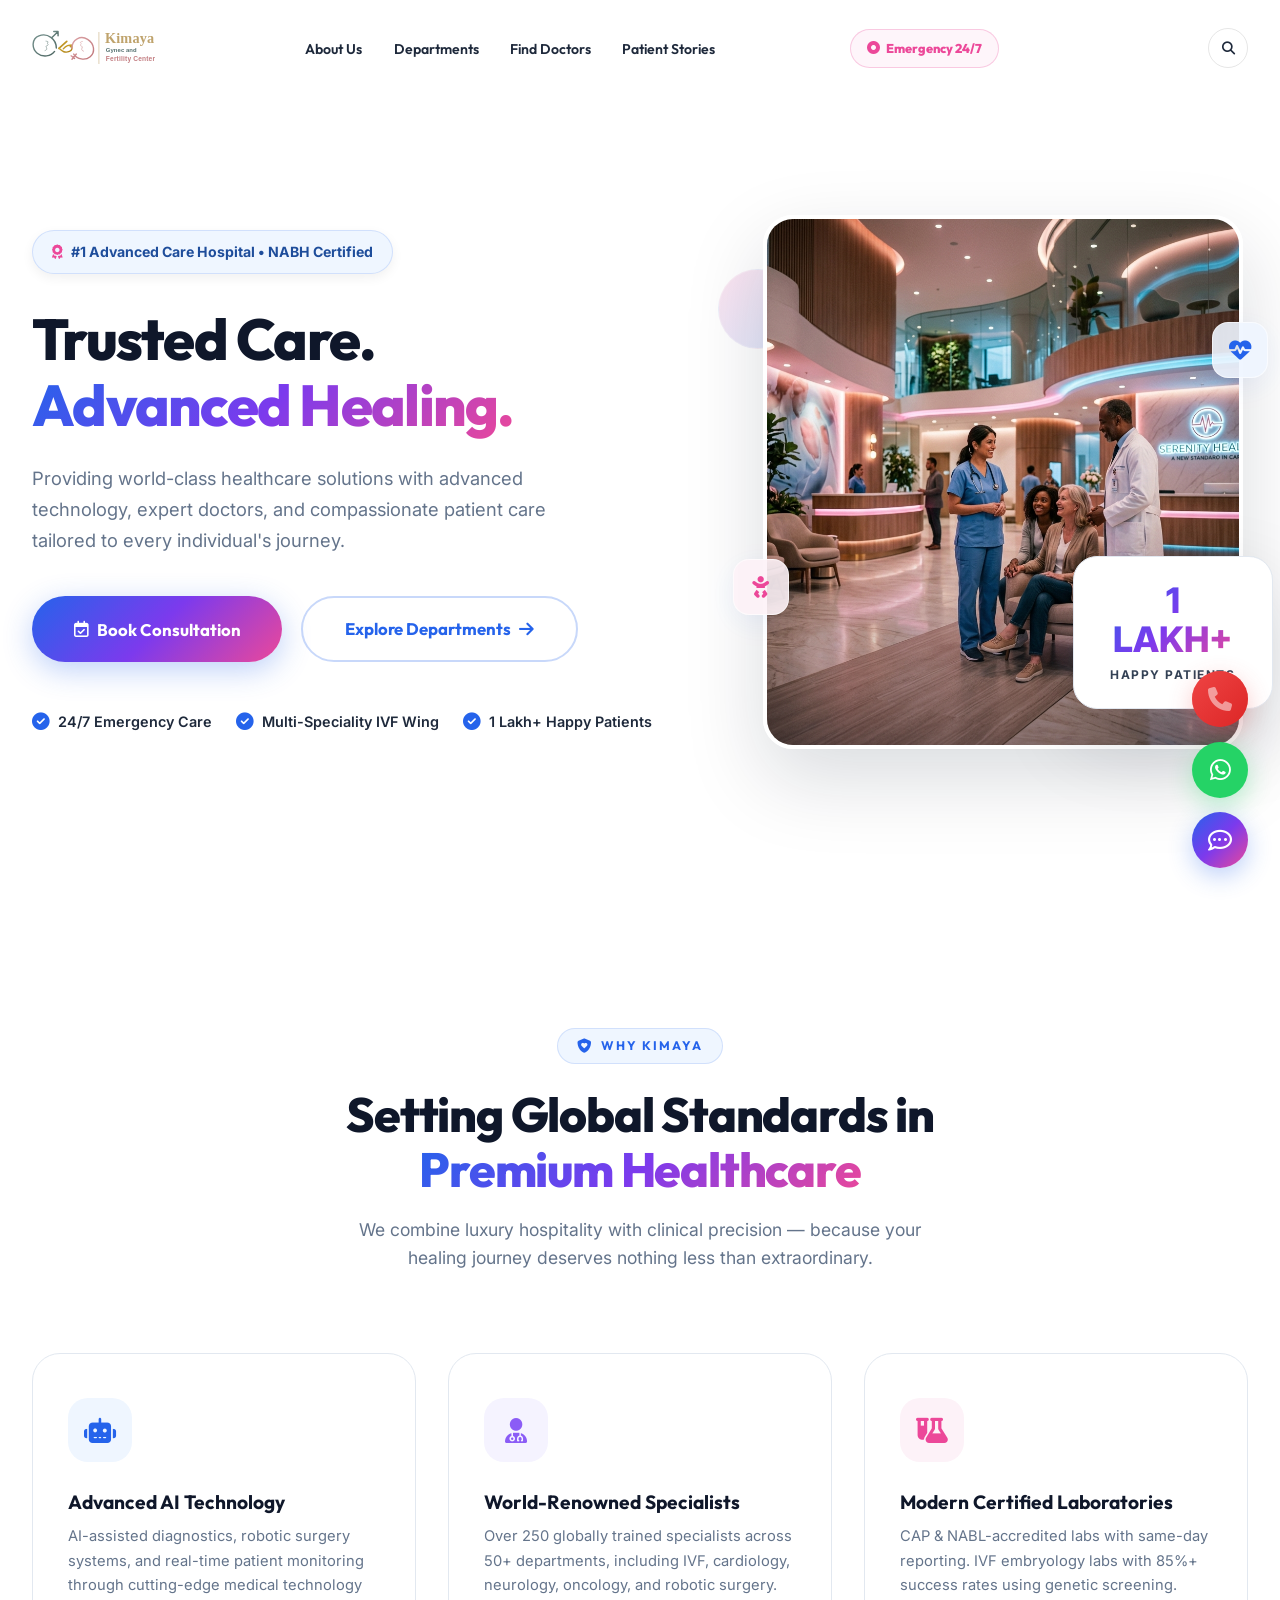
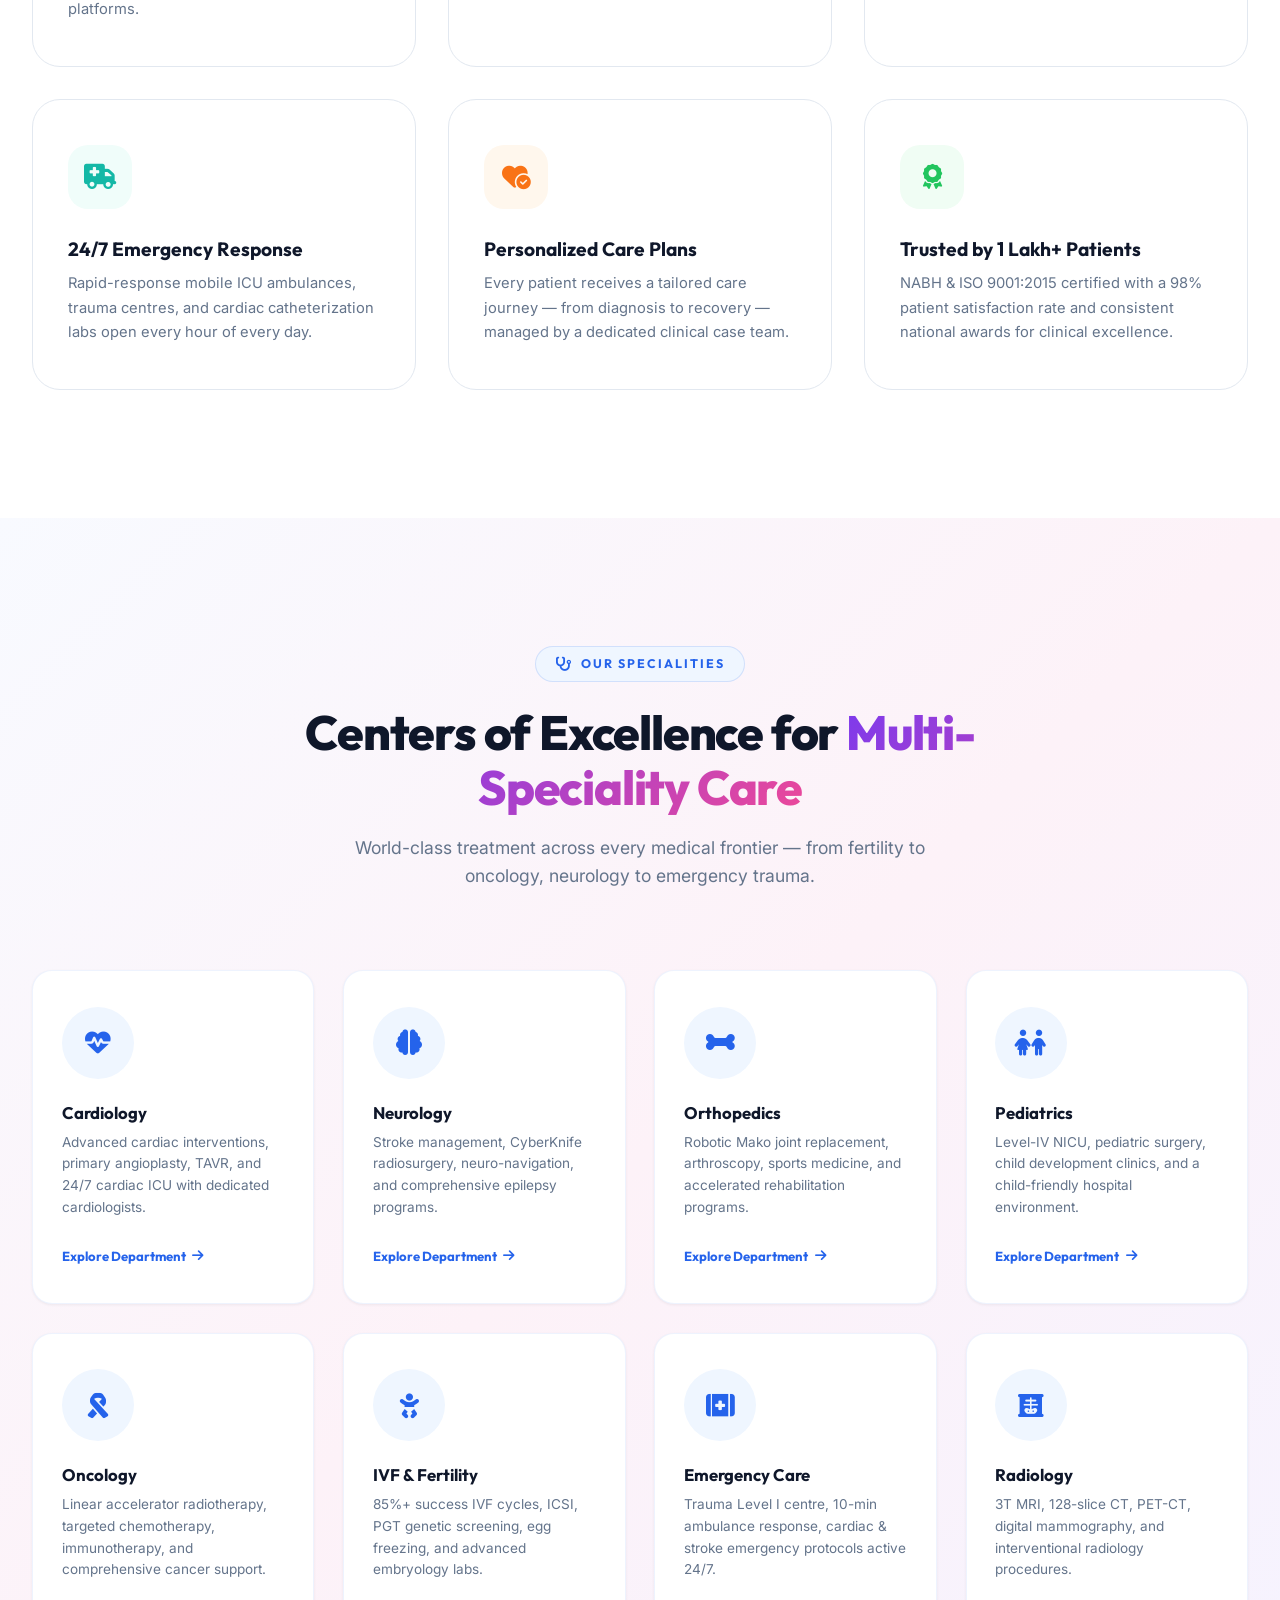
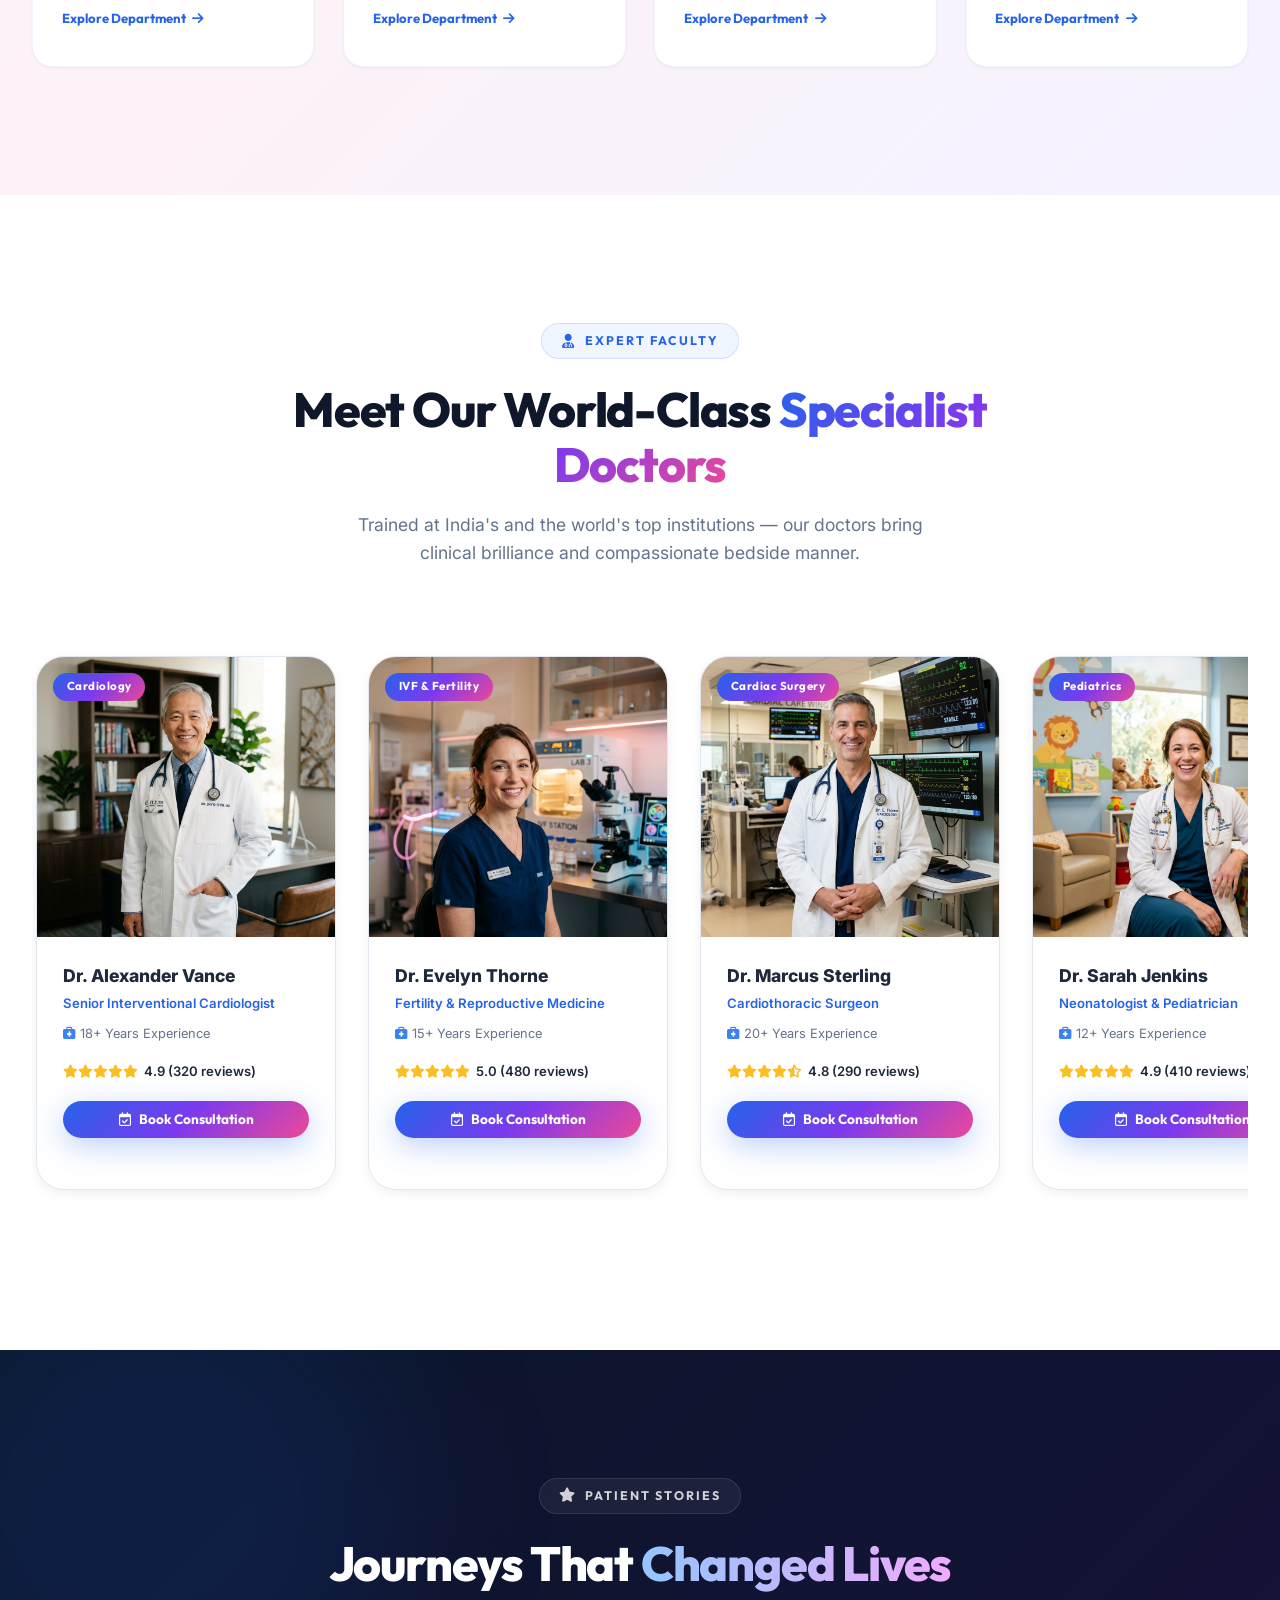
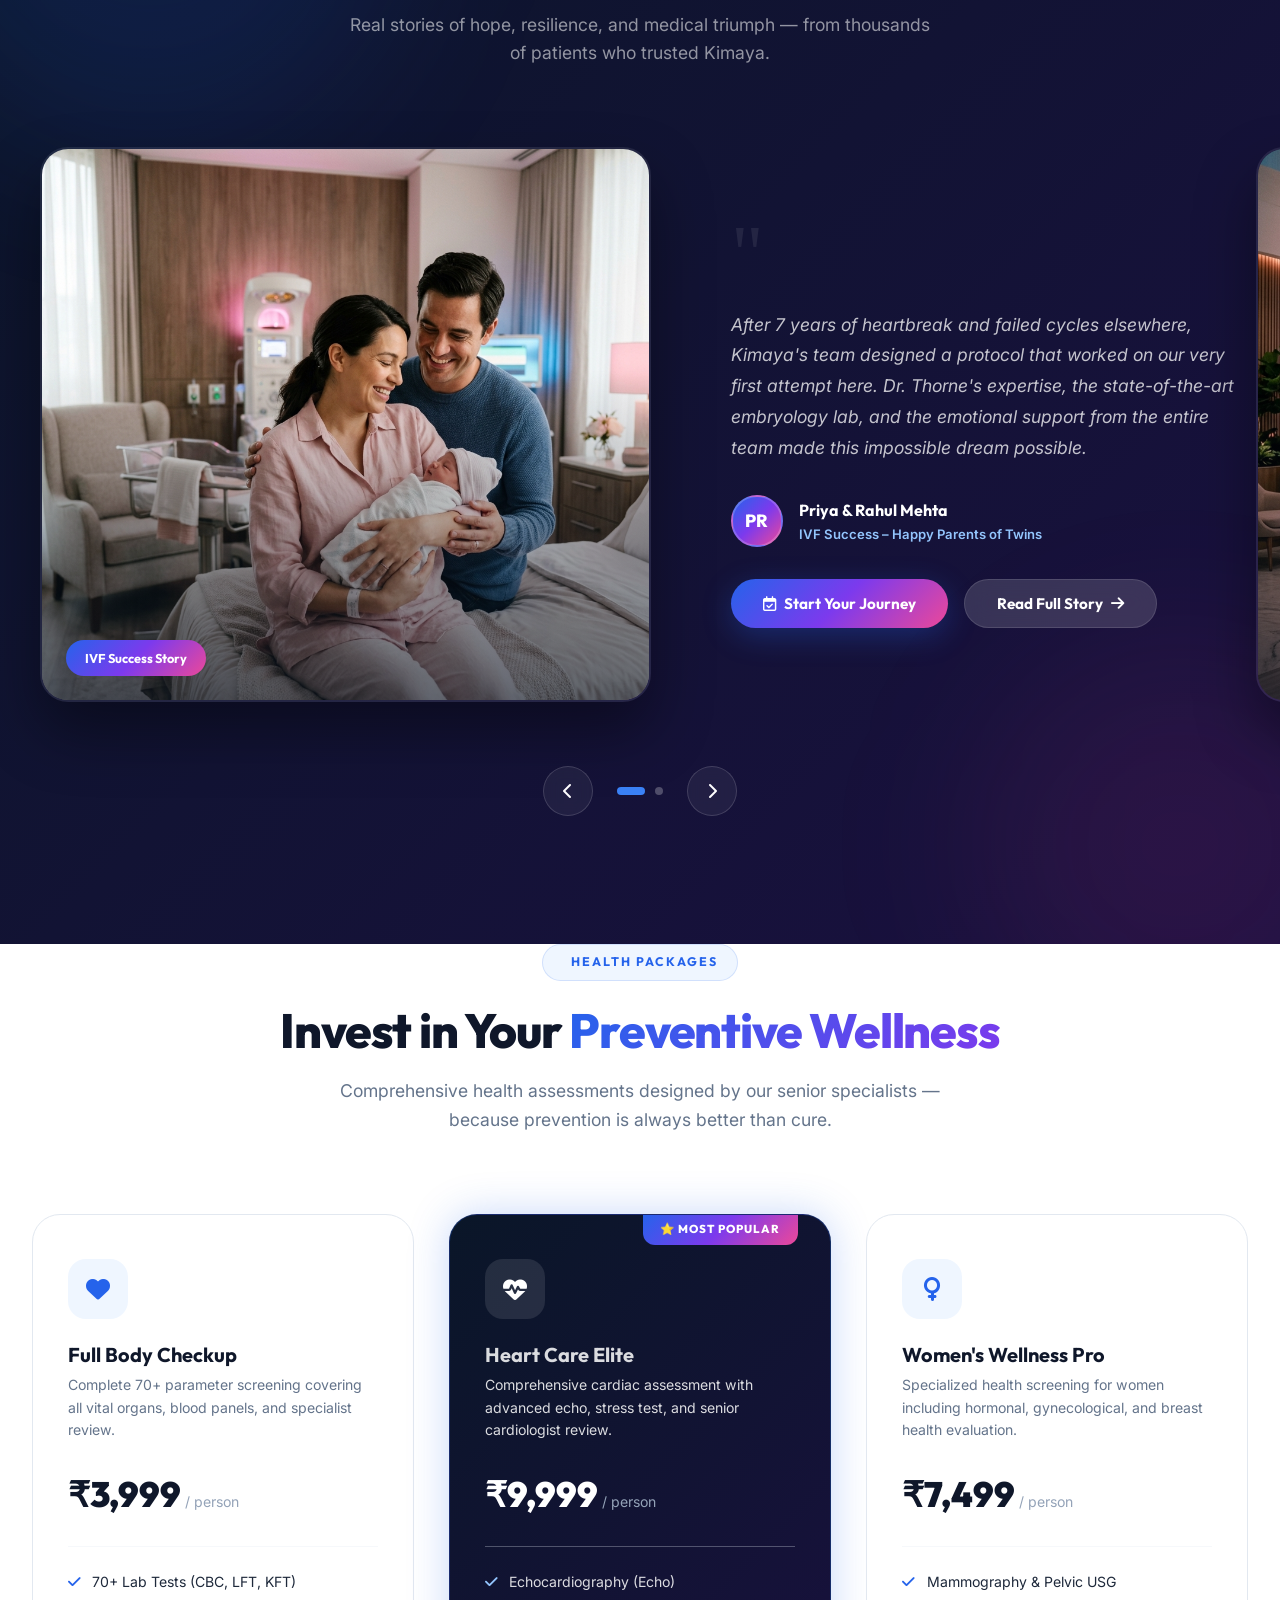
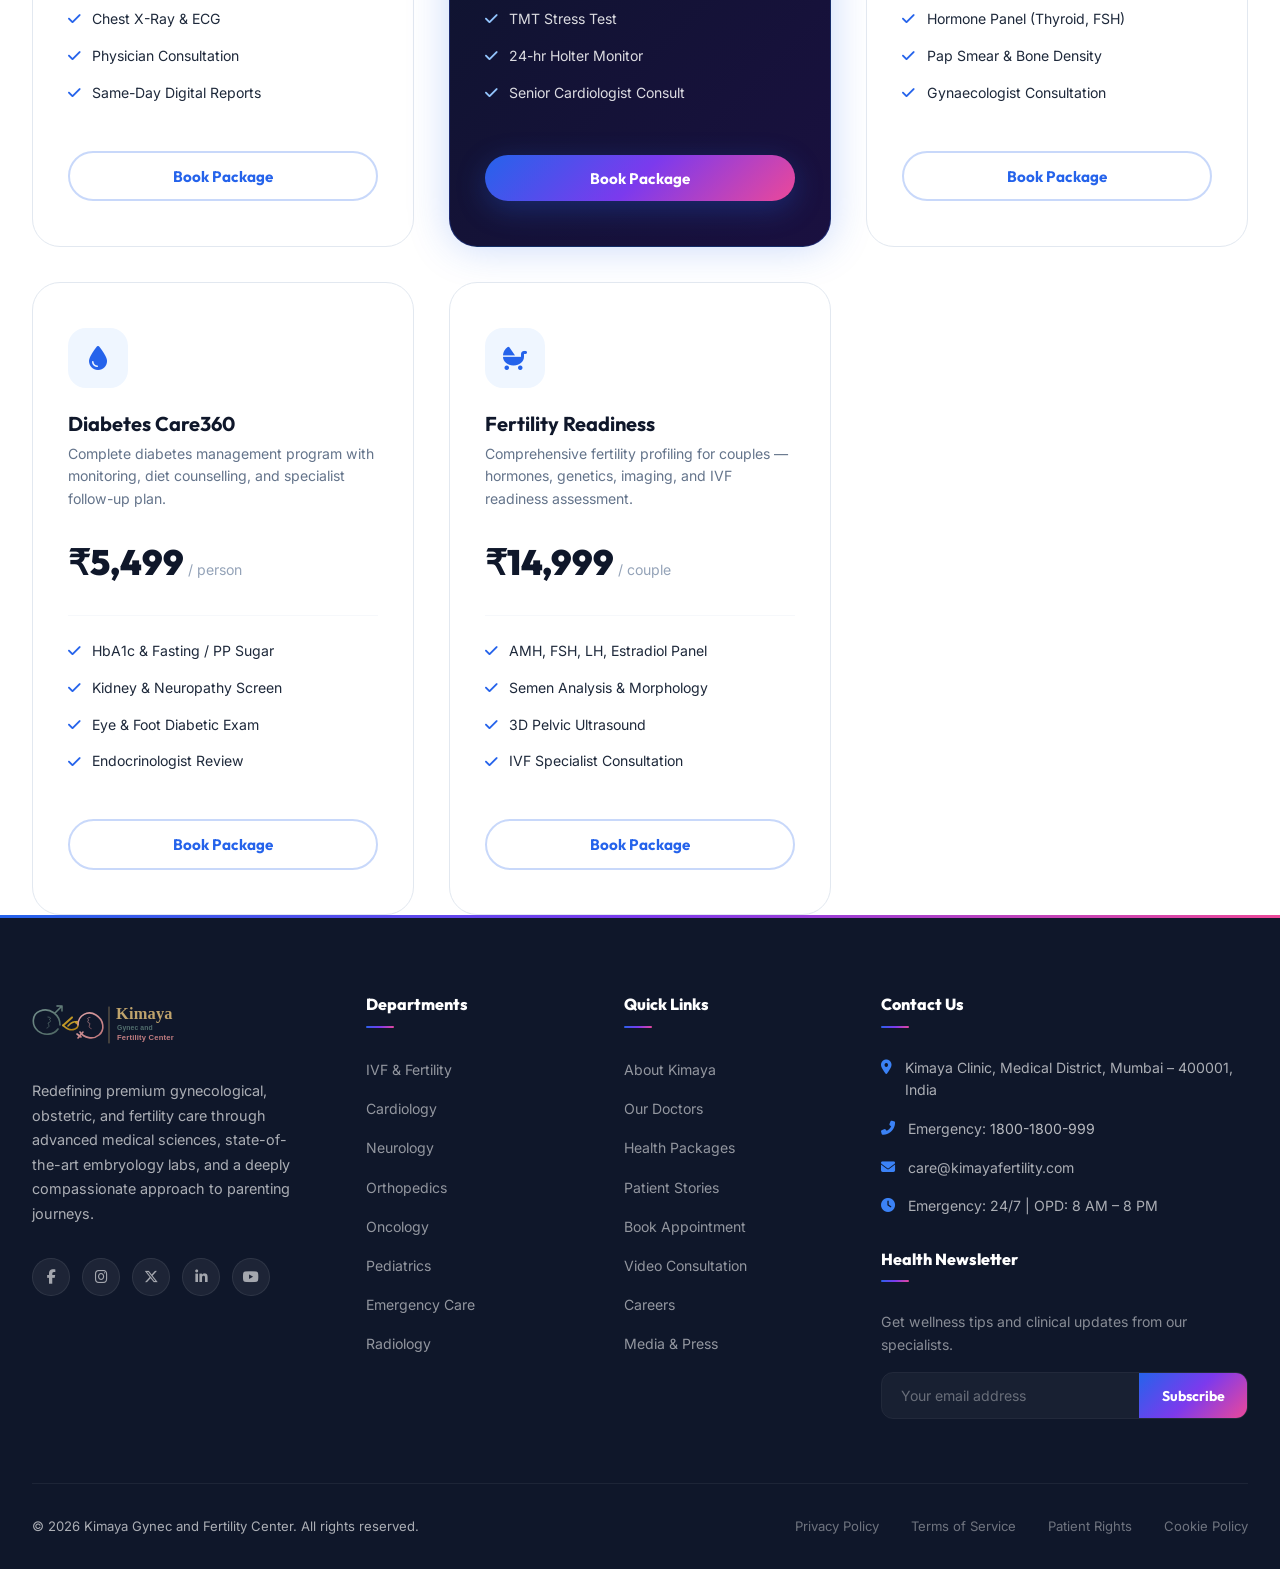
<file: index.html>
<!DOCTYPE html>
<html lang="en">
<head>
  <meta charset="UTF-8">
  <meta name="viewport" content="width=device-width, initial-scale=1.0">
  <meta name="description" content="Kimaya Gynec and Fertility Center – Premium Gynec, Women Care & IVF Center. Trusted Care. Advanced Healing. NABH Certified, 1 Lakh+ Successful Treatments, Expert Doctors.">
  <meta name="keywords" content="Kimaya, hospital, gynecologist, IVF, fertility, pregnancy, women care, advanced care, NABH">
  <title>Kimaya Gynec and Fertility Center | Premium Women Care & IVF Excellence</title>
  <link rel="stylesheet" href="https://cdnjs.cloudflare.com/ajax/libs/font-awesome/6.5.0/css/all.min.css">
  <link rel="stylesheet" href="styles.css">
</head>
<body>

<!-- ════════════════════════════════════════════
     LOADING SCREEN
════════════════════════════════════════════ -->
<div id="loader">
  <div class="loader-logo"><img src="assets/images/logo.svg" alt="Kimaya Logo"></div>
  <div class="loader-bar-wrap"><div class="loader-bar" id="loader-bar"></div></div>
</div>

<!-- ════════════════════════════════════════════
     1. NAVBAR
════════════════════════════════════════════ -->
<nav id="navbar">
  <div class="container">
    <div class="nav-inner">

      <!-- Logo -->
      <a href="#" class="nav-logo" id="site-logo">
        <img src="assets/images/logo.svg" alt="Kimaya Logo" class="nav-logo-img">
      </a>

      <!-- Center Links -->
      <ul class="nav-links" id="nav-links">
        <li><a href="#about-section" class="nav-link">About Us</a></li>
        <li><a href="#departments" class="nav-link">Departments</a></li>
        <li><a href="#doctors" class="nav-link">Find Doctors</a></li>
        <li><a href="#stories" class="nav-link">Patient Stories</a></li>
      </ul>

      <!-- Actions -->
      <div class="nav-actions">
        <a href="tel:+18001800999" class="nav-emergency" id="nav-emerg">
          <i class="fa-solid fa-circle-dot"></i> Emergency 24/7
        </a>
        <button class="btn btn-glass btn-sm nav-book" id="nav-book-btn">
          <i class="fa-regular fa-calendar-check"></i> Book Appointment
        </button>
        <button class="nav-search" id="nav-search-btn" aria-label="Search">
          <i class="fa-solid fa-magnifying-glass"></i>
        </button>
        <div class="mobile-toggle" id="mobile-toggle">
          <span></span><span></span><span></span>
        </div>
      </div>
    </div>
  </div>
</nav>

<!-- ════════════════════════════════════════════
     2. HERO SECTION
════════════════════════════════════════════ -->
<header class="hero-section" id="about-section">
  <div class="hero-glow-1"></div>
  <div class="hero-glow-2"></div>
  <div class="container">
    <div class="hero-grid">
      <!-- Left Column: Copy -->
      <div class="hero-content reveal active">
        <div class="hero-tag">
          <i class="fa-solid fa-award"></i>
          <span>#1 Advanced Care Hospital • NABH Certified</span>
        </div>
        <h1 class="hero-title">
          Trusted Care.<br>
          <span class="grad-text">Advanced Healing.</span>
        </h1>
        <p class="hero-desc">
          Providing world-class healthcare solutions with advanced technology, expert doctors, and compassionate patient care tailored to every individual's journey.
        </p>
        <div class="hero-actions">
          <button class="btn btn-primary btn-lg" id="hero-book-btn" onclick="openBooking()">
            <i class="fa-regular fa-calendar-check"></i> Book Consultation
          </button>
          <a href="#departments" class="btn btn-outline btn-lg">
            Explore Departments <i class="fa-solid fa-arrow-right"></i>
          </a>
        </div>
        <div class="hero-bullets">
          <div class="hero-bullet-item">
            <i class="fa-solid fa-circle-check"></i>
            <span>24/7 Emergency Care</span>
          </div>
          <div class="hero-bullet-item">
            <i class="fa-solid fa-circle-check"></i>
            <span>Multi-Speciality IVF Wing</span>
          </div>
          <div class="hero-bullet-item">
            <i class="fa-solid fa-circle-check"></i>
            <span>1 Lakh+ Happy Patients</span>
          </div>
        </div>
      </div>

      <!-- Right Column: Visuals & floating elements -->
      <div class="hero-visual reveal active">
        <div class="floating-circle circle-1"></div>
        
        <!-- Floating medical icons -->
        <div class="floating-icon-wrapper f-icon-1">
          <i class="fa-solid fa-heart-pulse"></i>
        </div>
        <div class="floating-icon-wrapper f-icon-2">
          <i class="fa-solid fa-baby"></i>
        </div>
        
        <!-- Glowing Particles container -->
        <div class="glowing-particle-emitter" id="particle-container"></div>

        <div class="hero-image-wrapper">
          <img src="assets/images/hero_bg.png" alt="Kimaya Clinic Environment" class="hero-image">
        </div>

        <!-- Achievement Badge -->
        <div class="achievement-badge glass-card" style="background: var(--white); border: 1px solid var(--slate-200); box-shadow: var(--shadow-xl);">
          <span class="badge-num">1 LAKH+</span>
          <span class="badge-lbl">Happy Patients</span>
        </div>
      </div>
    </div>
  </div>
</header>


<!-- ════════════════════════════════════════════
     4. WHY CHOOSE US
════════════════════════════════════════════ -->
<section id="why" class="section-py" style="background:#fff;">
  <div class="container">
    <div class="sec-header reveal">
      <span class="sec-eyebrow"><i class="fa-solid fa-shield-heart"></i> Why Kimaya</span>
      <h2 class="sec-title">Setting Global Standards in <span class="grad-text">Premium Healthcare</span></h2>
      <p class="sec-desc">We combine luxury hospitality with clinical precision — because your healing journey deserves nothing less than extraordinary.</p>
    </div>
    <div class="why-grid" id="about-section">
      <div class="why-card reveal">
        <div class="why-icon-wrap"><i class="fa-solid fa-robot why-icon"></i></div>
        <h3>Advanced AI Technology</h3>
        <p>AI-assisted diagnostics, robotic surgery systems, and real-time patient monitoring through cutting-edge medical technology platforms.</p>
      </div>
      <div class="why-card reveal reveal-delay-1">
        <div class="why-icon-wrap"><i class="fa-solid fa-user-doctor why-icon"></i></div>
        <h3>World-Renowned Specialists</h3>
        <p>Over 250 globally trained specialists across 50+ departments, including IVF, cardiology, neurology, oncology, and robotic surgery.</p>
      </div>
      <div class="why-card reveal reveal-delay-2">
        <div class="why-icon-wrap"><i class="fa-solid fa-flask-vial why-icon"></i></div>
        <h3>Modern Certified Laboratories</h3>
        <p>CAP & NABL-accredited labs with same-day reporting. IVF embryology labs with 85%+ success rates using genetic screening.</p>
      </div>
      <div class="why-card reveal reveal-delay-3">
        <div class="why-icon-wrap"><i class="fa-solid fa-truck-medical why-icon"></i></div>
        <h3>24/7 Emergency Response</h3>
        <p>Rapid-response mobile ICU ambulances, trauma centres, and cardiac catheterization labs open every hour of every day.</p>
      </div>
      <div class="why-card reveal reveal-delay-4">
        <div class="why-icon-wrap"><i class="fa-solid fa-heart-circle-check why-icon"></i></div>
        <h3>Personalized Care Plans</h3>
        <p>Every patient receives a tailored care journey — from diagnosis to recovery — managed by a dedicated clinical case team.</p>
      </div>
      <div class="why-card reveal reveal-delay-5">
        <div class="why-icon-wrap"><i class="fa-solid fa-award why-icon"></i></div>
        <h3>Trusted by 1 Lakh+ Patients</h3>
        <p>NABH & ISO 9001:2015 certified with a 98% patient satisfaction rate and consistent national awards for clinical excellence.</p>
      </div>
    </div>
  </div>
</section>

<!-- ════════════════════════════════════════════
     5. DEPARTMENTS
════════════════════════════════════════════ -->
<section id="departments" class="section-py">
  <div class="container">
    <div class="sec-header reveal">
      <span class="sec-eyebrow"><i class="fa-solid fa-stethoscope"></i> Our Specialities</span>
      <h2 class="sec-title">Centers of Excellence for <span class="grad-text-pink">Multi-Speciality Care</span></h2>
      <p class="sec-desc">World-class treatment across every medical frontier — from fertility to oncology, neurology to emergency trauma.</p>
    </div>
    <div class="dept-grid">

      <div class="dept-card reveal" style="cursor:pointer;" onclick="openBooking('','Cardiology')">
        <div class="dept-card-glow"></div>
        <div class="dept-icon-ring"><i class="fa-solid fa-heart-pulse dept-icon"></i></div>
        <h3>Cardiology</h3>
        <p>Advanced cardiac interventions, primary angioplasty, TAVR, and 24/7 cardiac ICU with dedicated cardiologists.</p>
        <div class="dept-link">Explore Department <i class="fa-solid fa-arrow-right"></i></div>
      </div>

      <div class="dept-card reveal reveal-delay-1" style="cursor:pointer;" onclick="openBooking('','Neurology')">
        <div class="dept-card-glow"></div>
        <div class="dept-icon-ring"><i class="fa-solid fa-brain dept-icon"></i></div>
        <h3>Neurology</h3>
        <p>Stroke management, CyberKnife radiosurgery, neuro-navigation, and comprehensive epilepsy programs.</p>
        <div class="dept-link">Explore Department <i class="fa-solid fa-arrow-right"></i></div>
      </div>

      <div class="dept-card reveal reveal-delay-2" style="cursor:pointer;" onclick="openBooking('','Orthopedics')">
        <div class="dept-card-glow"></div>
        <div class="dept-icon-ring"><i class="fa-solid fa-bone dept-icon"></i></div>
        <h3>Orthopedics</h3>
        <p>Robotic Mako joint replacement, arthroscopy, sports medicine, and accelerated rehabilitation programs.</p>
        <div class="dept-link">Explore Department <i class="fa-solid fa-arrow-right"></i></div>
      </div>

      <div class="dept-card reveal reveal-delay-3" style="cursor:pointer;" onclick="openBooking('','Pediatrics')">
        <div class="dept-card-glow"></div>
        <div class="dept-icon-ring"><i class="fa-solid fa-children dept-icon"></i></div>
        <h3>Pediatrics</h3>
        <p>Level-IV NICU, pediatric surgery, child development clinics, and a child-friendly hospital environment.</p>
        <div class="dept-link">Explore Department <i class="fa-solid fa-arrow-right"></i></div>
      </div>

      <div class="dept-card reveal reveal-delay-1" style="cursor:pointer;" onclick="openBooking('','Oncology')">
        <div class="dept-card-glow"></div>
        <div class="dept-icon-ring"><i class="fa-solid fa-ribbon dept-icon"></i></div>
        <h3>Oncology</h3>
        <p>Linear accelerator radiotherapy, targeted chemotherapy, immunotherapy, and comprehensive cancer support.</p>
        <div class="dept-link">Explore Department <i class="fa-solid fa-arrow-right"></i></div>
      </div>

      <div class="dept-card reveal reveal-delay-2" style="cursor:pointer;" onclick="openBooking('','IVF & Fertility')">
        <div class="dept-card-glow"></div>
        <div class="dept-icon-ring"><i class="fa-solid fa-baby dept-icon"></i></div>
        <h3>IVF & Fertility</h3>
        <p>85%+ success IVF cycles, ICSI, PGT genetic screening, egg freezing, and advanced embryology labs.</p>
        <div class="dept-link">Explore Department <i class="fa-solid fa-arrow-right"></i></div>
      </div>

      <div class="dept-card reveal reveal-delay-3" style="cursor:pointer;" onclick="openBooking('','Emergency')">
        <div class="dept-card-glow"></div>
        <div class="dept-icon-ring"><i class="fa-solid fa-kit-medical dept-icon"></i></div>
        <h3>Emergency Care</h3>
        <p>Trauma Level I centre, 10-min ambulance response, cardiac & stroke emergency protocols active 24/7.</p>
        <div class="dept-link">Explore Department <i class="fa-solid fa-arrow-right"></i></div>
      </div>

      <div class="dept-card reveal reveal-delay-4" style="cursor:pointer;" onclick="openBooking('','Radiology')">
        <div class="dept-card-glow"></div>
        <div class="dept-icon-ring"><i class="fa-solid fa-x-ray dept-icon"></i></div>
        <h3>Radiology</h3>
        <p>3T MRI, 128-slice CT, PET-CT, digital mammography, and interventional radiology procedures.</p>
        <div class="dept-link">Explore Department <i class="fa-solid fa-arrow-right"></i></div>
      </div>

    </div>
  </div>
</section>

<!-- ════════════════════════════════════════════
     6. DOCTORS
════════════════════════════════════════════ -->
<section id="doctors" class="section-py" style="background:#fff;">
  <div class="container">
    <div class="sec-header reveal">
      <span class="sec-eyebrow"><i class="fa-solid fa-user-doctor"></i> Expert Faculty</span>
      <h2 class="sec-title">Meet Our World-Class <span class="grad-text">Specialist Doctors</span></h2>
      <p class="sec-desc">Trained at India's and the world's top institutions — our doctors bring clinical brilliance and compassionate bedside manner.</p>
    </div>
    <div class="doctors-scroll-wrap reveal">
      <div class="doctors-track">

        <div class="doctor-card">
          <div class="doctor-img-box">
            <img src="assets/images/doctor_1.png" alt="Dr. Alexander Vance" class="doctor-img">
            <div class="doctor-dept-tag">Cardiology</div>
            <div class="doctor-social-row">
              <a class="doc-social" href="#"><i class="fa-brands fa-linkedin-in"></i></a>
              <a class="doc-social" href="#"><i class="fa-solid fa-envelope"></i></a>
              <a class="doc-social" href="#"><i class="fa-solid fa-phone"></i></a>
            </div>
          </div>
          <div class="doctor-body">
            <div class="doctor-name">Dr. Alexander Vance</div>
            <div class="doctor-spec">Senior Interventional Cardiologist</div>
            <div class="doctor-exp"><i class="fa-solid fa-briefcase-medical" style="color:var(--blue-400)"></i> 18+ Years Experience</div>
            <div class="doctor-rating">
              <div class="stars"><i class="fa-solid fa-star"></i><i class="fa-solid fa-star"></i><i class="fa-solid fa-star"></i><i class="fa-solid fa-star"></i><i class="fa-solid fa-star"></i></div>
              <span class="rating-num">4.9 (320 reviews)</span>
            </div>
            <button class="btn btn-primary btn-sm btn-full" onclick="openBooking('Dr. Alexander Vance','Cardiology')">
              <i class="fa-regular fa-calendar-check"></i> Book Consultation
            </button>
          </div>
        </div>

        <div class="doctor-card">
          <div class="doctor-img-box">
            <img src="assets/images/doctor_2.png" alt="Dr. Evelyn Thorne" class="doctor-img">
            <div class="doctor-dept-tag">IVF & Fertility</div>
            <div class="doctor-social-row">
              <a class="doc-social" href="#"><i class="fa-brands fa-linkedin-in"></i></a>
              <a class="doc-social" href="#"><i class="fa-solid fa-envelope"></i></a>
              <a class="doc-social" href="#"><i class="fa-solid fa-phone"></i></a>
            </div>
          </div>
          <div class="doctor-body">
            <div class="doctor-name">Dr. Evelyn Thorne</div>
            <div class="doctor-spec">Fertility & Reproductive Medicine</div>
            <div class="doctor-exp"><i class="fa-solid fa-briefcase-medical" style="color:var(--blue-400)"></i> 15+ Years Experience</div>
            <div class="doctor-rating">
              <div class="stars"><i class="fa-solid fa-star"></i><i class="fa-solid fa-star"></i><i class="fa-solid fa-star"></i><i class="fa-solid fa-star"></i><i class="fa-solid fa-star"></i></div>
              <span class="rating-num">5.0 (480 reviews)</span>
            </div>
            <button class="btn btn-primary btn-sm btn-full" onclick="openBooking('Dr. Evelyn Thorne','IVF & Fertility')">
              <i class="fa-regular fa-calendar-check"></i> Book Consultation
            </button>
          </div>
        </div>

        <div class="doctor-card">
          <div class="doctor-img-box">
            <img src="assets/images/doctor_3.png" alt="Dr. Marcus Sterling" class="doctor-img">
            <div class="doctor-dept-tag">Cardiac Surgery</div>
            <div class="doctor-social-row">
              <a class="doc-social" href="#"><i class="fa-brands fa-linkedin-in"></i></a>
              <a class="doc-social" href="#"><i class="fa-solid fa-envelope"></i></a>
              <a class="doc-social" href="#"><i class="fa-solid fa-phone"></i></a>
            </div>
          </div>
          <div class="doctor-body">
            <div class="doctor-name">Dr. Marcus Sterling</div>
            <div class="doctor-spec">Cardiothoracic Surgeon</div>
            <div class="doctor-exp"><i class="fa-solid fa-briefcase-medical" style="color:var(--blue-400)"></i> 20+ Years Experience</div>
            <div class="doctor-rating">
              <div class="stars"><i class="fa-solid fa-star"></i><i class="fa-solid fa-star"></i><i class="fa-solid fa-star"></i><i class="fa-solid fa-star"></i><i class="fa-solid fa-star-half-stroke"></i></div>
              <span class="rating-num">4.8 (290 reviews)</span>
            </div>
            <button class="btn btn-primary btn-sm btn-full" onclick="openBooking('Dr. Marcus Sterling','Cardiology')">
              <i class="fa-regular fa-calendar-check"></i> Book Consultation
            </button>
          </div>
        </div>

        <div class="doctor-card">
          <div class="doctor-img-box">
            <img src="assets/images/doctor_4.png" alt="Dr. Sarah Jenkins" class="doctor-img">
            <div class="doctor-dept-tag">Pediatrics</div>
            <div class="doctor-social-row">
              <a class="doc-social" href="#"><i class="fa-brands fa-linkedin-in"></i></a>
              <a class="doc-social" href="#"><i class="fa-solid fa-envelope"></i></a>
              <a class="doc-social" href="#"><i class="fa-solid fa-phone"></i></a>
            </div>
          </div>
          <div class="doctor-body">
            <div class="doctor-name">Dr. Sarah Jenkins</div>
            <div class="doctor-spec">Neonatologist & Pediatrician</div>
            <div class="doctor-exp"><i class="fa-solid fa-briefcase-medical" style="color:var(--blue-400)"></i> 12+ Years Experience</div>
            <div class="doctor-rating">
              <div class="stars"><i class="fa-solid fa-star"></i><i class="fa-solid fa-star"></i><i class="fa-solid fa-star"></i><i class="fa-solid fa-star"></i><i class="fa-solid fa-star"></i></div>
              <span class="rating-num">4.9 (410 reviews)</span>
            </div>
            <button class="btn btn-primary btn-sm btn-full" onclick="openBooking('Dr. Sarah Jenkins','Pediatrics')">
              <i class="fa-regular fa-calendar-check"></i> Book Consultation
            </button>
          </div>
        </div>

        <!-- Dummy extra card -->
        <div class="doctor-card">
          <div class="doctor-img-box" style="background:linear-gradient(135deg,#f8faff,#ede9fe);display:flex;align-items:center;justify-content:center;">
            <div style="text-align:center;padding:2rem;">
              <div style="width:90px;height:90px;border-radius:50%;background:var(--grad-primary);display:flex;align-items:center;justify-content:center;font-size:2.5rem;color:#fff;margin:0 auto 1rem;">
                <i class="fa-solid fa-user-plus"></i>
              </div>
              <div style="font-family:'Outfit',sans-serif;font-weight:700;color:var(--slate-700)">View All Doctors</div>
            </div>
            <div class="doctor-dept-tag">+ 245 More</div>
          </div>
          <div class="doctor-body">
            <div class="doctor-name">Explore All Specialists</div>
            <div class="doctor-spec">250+ Doctors Across 50+ Departments</div>
            <div class="doctor-exp"><i class="fa-solid fa-globe" style="color:var(--blue-400)"></i> International & National Expertise</div>
            <div class="doctor-rating">
              <div class="stars"><i class="fa-solid fa-star"></i><i class="fa-solid fa-star"></i><i class="fa-solid fa-star"></i><i class="fa-solid fa-star"></i><i class="fa-solid fa-star"></i></div>
              <span class="rating-num">4.9 Average Rating</span>
            </div>
            <button class="btn btn-outline btn-sm btn-full" onclick="openBooking()">
              <i class="fa-solid fa-search"></i> Find My Doctor
            </button>
          </div>
        </div>

      </div>
    </div>
  </div>
</section>

<!-- ════════════════════════════════════════════
     7. SUCCESS STORIES
════════════════════════════════════════════ -->
<section id="stories" class="section-py">
  <div class="stories-bg-glow glow-1"></div>
  <div class="stories-bg-glow glow-2"></div>
  <div class="container" style="position:relative;z-index:2;">
    <div class="sec-header reveal">
      <span class="sec-eyebrow"><i class="fa-solid fa-star"></i> Patient Stories</span>
      <h2 class="sec-title">Journeys That <span style="background:linear-gradient(90deg,#93c5fd,#f0abfc);-webkit-background-clip:text;-webkit-text-fill-color:transparent;">Changed Lives</span></h2>
      <p class="sec-desc">Real stories of hope, resilience, and medical triumph — from thousands of patients who trusted Kimaya.</p>
    </div>

    <div class="stories-slider reveal">
      <div class="stories-track" id="stories-track">

        <!-- Slide 1 -->
        <div class="story-slide">
          <div class="story-inner">
            <div class="story-img-wrap">
              <img src="assets/images/patient_story_1.png" alt="IVF Success Story">
              <div class="story-img-overlay"></div>
              <div class="story-label">IVF Success Story</div>
            </div>
            <div class="story-content">
              <div class="story-quote">"</div>
              <p class="story-text">After 7 years of heartbreak and failed cycles elsewhere, Kimaya's team designed a protocol that worked on our very first attempt here. Dr. Thorne's expertise, the state-of-the-art embryology lab, and the emotional support from the entire team made this impossible dream possible.</p>
              <div class="story-author">
                <div class="story-avatar">PR</div>
                <div>
                  <div class="story-author-name">Priya & Rahul Mehta</div>
                  <div class="story-author-type">IVF Success – Happy Parents of Twins</div>
                </div>
              </div>
              <div class="story-ctas">
                <button class="btn btn-primary" onclick="openBooking()"><i class="fa-regular fa-calendar-check"></i> Start Your Journey</button>
                <button class="btn btn-glass">Read Full Story <i class="fa-solid fa-arrow-right"></i></button>
              </div>
            </div>
          </div>
        </div>

        <!-- Slide 2 -->
        <div class="story-slide">
          <div class="story-inner">
            <div class="story-img-wrap">
              <img src="assets/images/hero_bg.png" alt="Cardiac Emergency Story">
              <div class="story-img-overlay"></div>
              <div class="story-label">Emergency Cardiac Care</div>
            </div>
            <div class="story-content">
              <div class="story-quote">"</div>
              <p class="story-text">My husband collapsed with a sudden emergency at 11 PM. The Kimaya emergency care team was at our door in 9 minutes. By the time they reached the clinic, the medical specialists were already prepared. Today, my husband is back to his active life. Kimaya gave him back.</p>
              <div class="story-author">
                <div class="story-avatar">SW</div>
                <div>
                  <div class="story-author-name">Sunita & Vijay Walawalkar</div>
                  <div class="story-author-type">Emergency Angioplasty – Full Recovery</div>
                </div>
              </div>
              <div class="story-ctas">
                <button class="btn btn-primary" onclick="openBooking()"><i class="fa-regular fa-calendar-check"></i> Emergency Consultation</button>
                <button class="btn btn-glass">Read Full Story <i class="fa-solid fa-arrow-right"></i></button>
              </div>
            </div>
          </div>
        </div>

      </div>

      <div class="slider-nav">
        <button class="sldr-btn" id="story-prev"><i class="fa-solid fa-chevron-left"></i></button>
        <div class="sldr-dots" id="story-dots">
          <span class="sldr-dot active" data-i="0"></span>
          <span class="sldr-dot" data-i="1"></span>
        </div>
        <button class="sldr-btn" id="story-next"><i class="fa-solid fa-chevron-right"></i></button>
      </div>
    </div>
  </div>
</section>

<!-- ════════════════════════════════════════════
     10. FOOTER
════════════════════════════════════════════ -->
  <div class="container">
    <div class="sec-header reveal">
      <span class="sec-eyebrow"><i class="fa-solid fa-box-heart"></i> Health Packages</span>
      <h2 class="sec-title">Invest in Your <span class="grad-text-blue">Preventive Wellness</span></h2>
      <p class="sec-desc">Comprehensive health assessments designed by our senior specialists — because prevention is always better than cure.</p>
    </div>
    <div class="packages-grid">

      <div class="pkg-card reveal">
        <div class="pkg-icon"><i class="fa-solid fa-heart"></i></div>
        <h3>Full Body Checkup</h3>
        <p>Complete 70+ parameter screening covering all vital organs, blood panels, and specialist review.</p>
        <div class="pkg-price"><strong>₹3,999</strong> <span>/ person</span></div>
        <div class="pkg-divider"></div>
        <ul class="pkg-features">
          <li class="pkg-feature"><i class="fa-solid fa-check"></i> 70+ Lab Tests (CBC, LFT, KFT)</li>
          <li class="pkg-feature"><i class="fa-solid fa-check"></i> Chest X-Ray & ECG</li>
          <li class="pkg-feature"><i class="fa-solid fa-check"></i> Physician Consultation</li>
          <li class="pkg-feature"><i class="fa-solid fa-check"></i> Same-Day Digital Reports</li>
        </ul>
        <button class="btn btn-outline btn-full" onclick="openBooking('','','Full Body Checkup')">Book Package</button>
      </div>

      <div class="pkg-card featured reveal reveal-delay-1">
        <div class="pkg-badge">⭐ Most Popular</div>
        <div class="pkg-icon"><i class="fa-solid fa-heart-pulse"></i></div>
        <h3>Heart Care Elite</h3>
        <p>Comprehensive cardiac assessment with advanced echo, stress test, and senior cardiologist review.</p>
        <div class="pkg-price"><strong>₹9,999</strong> <span>/ person</span></div>
        <div class="pkg-divider"></div>
        <ul class="pkg-features">
          <li class="pkg-feature"><i class="fa-solid fa-check"></i> Echocardiography (Echo)</li>
          <li class="pkg-feature"><i class="fa-solid fa-check"></i> TMT Stress Test</li>
          <li class="pkg-feature"><i class="fa-solid fa-check"></i> 24-hr Holter Monitor</li>
          <li class="pkg-feature"><i class="fa-solid fa-check"></i> Senior Cardiologist Consult</li>
        </ul>
        <button class="btn btn-primary btn-full" onclick="openBooking('','Cardiology','Heart Care Elite')">Book Package</button>
      </div>

      <div class="pkg-card reveal reveal-delay-2">
        <div class="pkg-icon"><i class="fa-solid fa-venus"></i></div>
        <h3>Women's Wellness Pro</h3>
        <p>Specialized health screening for women including hormonal, gynecological, and breast health evaluation.</p>
        <div class="pkg-price"><strong>₹7,499</strong> <span>/ person</span></div>
        <div class="pkg-divider"></div>
        <ul class="pkg-features">
          <li class="pkg-feature"><i class="fa-solid fa-check"></i> Mammography & Pelvic USG</li>
          <li class="pkg-feature"><i class="fa-solid fa-check"></i> Hormone Panel (Thyroid, FSH)</li>
          <li class="pkg-feature"><i class="fa-solid fa-check"></i> Pap Smear & Bone Density</li>
          <li class="pkg-feature"><i class="fa-solid fa-check"></i> Gynaecologist Consultation</li>
        </ul>
        <button class="btn btn-outline btn-full" onclick="openBooking('','','Women Wellness Pro')">Book Package</button>
      </div>

      <div class="pkg-card reveal reveal-delay-1">
        <div class="pkg-icon"><i class="fa-solid fa-droplet"></i></div>
        <h3>Diabetes Care360</h3>
        <p>Complete diabetes management program with monitoring, diet counselling, and specialist follow-up plan.</p>
        <div class="pkg-price"><strong>₹5,499</strong> <span>/ person</span></div>
        <div class="pkg-divider"></div>
        <ul class="pkg-features">
          <li class="pkg-feature"><i class="fa-solid fa-check"></i> HbA1c & Fasting / PP Sugar</li>
          <li class="pkg-feature"><i class="fa-solid fa-check"></i> Kidney & Neuropathy Screen</li>
          <li class="pkg-feature"><i class="fa-solid fa-check"></i> Eye & Foot Diabetic Exam</li>
          <li class="pkg-feature"><i class="fa-solid fa-check"></i> Endocrinologist Review</li>
        </ul>
        <button class="btn btn-outline btn-full" onclick="openBooking('','','Diabetes Care360')">Book Package</button>
      </div>

      <div class="pkg-card reveal reveal-delay-2">
        <div class="pkg-icon"><i class="fa-solid fa-baby-carriage"></i></div>
        <h3>Fertility Readiness</h3>
        <p>Comprehensive fertility profiling for couples — hormones, genetics, imaging, and IVF readiness assessment.</p>
        <div class="pkg-price"><strong>₹14,999</strong> <span>/ couple</span></div>
        <div class="pkg-divider"></div>
        <ul class="pkg-features">
          <li class="pkg-feature"><i class="fa-solid fa-check"></i> AMH, FSH, LH, Estradiol Panel</li>
          <li class="pkg-feature"><i class="fa-solid fa-check"></i> Semen Analysis & Morphology</li>
          <li class="pkg-feature"><i class="fa-solid fa-check"></i> 3D Pelvic Ultrasound</li>
          <li class="pkg-feature"><i class="fa-solid fa-check"></i> IVF Specialist Consultation</li>
        </ul>
        <button class="btn btn-outline btn-full" onclick="openBooking('','IVF & Fertility','Fertility Readiness')">Book Package</button>
      </div>

    </div>
  </div>
</section>

<!-- ════════════════════════════════════════════
     10. FOOTER
════════════════════════════════════════════ -->
<footer id="footer">
  <div class="container">
    <div class="footer-top">
      <!-- Brand -->
      <div class="footer-brand">
        <div class="nav-logo" style="margin-bottom:1.5rem;">
          <img src="assets/images/logo.svg" alt="Kimaya Logo" class="footer-logo-img">
        </div>
        <p class="footer-about">Redefining premium gynecological, obstetric, and fertility care through advanced medical sciences, state-of-the-art embryology labs, and a deeply compassionate approach to parenting journeys.</p>
        <div class="footer-social">
          <a href="#" class="f-social" aria-label="Facebook"><i class="fa-brands fa-facebook-f"></i></a>
          <a href="#" class="f-social" aria-label="Instagram"><i class="fa-brands fa-instagram"></i></a>
          <a href="#" class="f-social" aria-label="Twitter/X"><i class="fa-brands fa-x-twitter"></i></a>
          <a href="#" class="f-social" aria-label="LinkedIn"><i class="fa-brands fa-linkedin-in"></i></a>
          <a href="#" class="f-social" aria-label="YouTube"><i class="fa-brands fa-youtube"></i></a>
        </div>
      </div>

      <!-- Departments -->
      <div>
        <h4 class="footer-col-title">Departments</h4>
        <ul class="footer-links">
          <li><a href="#departments">IVF & Fertility</a></li>
          <li><a href="#departments">Cardiology</a></li>
          <li><a href="#departments">Neurology</a></li>
          <li><a href="#departments">Orthopedics</a></li>
          <li><a href="#departments">Oncology</a></li>
          <li><a href="#departments">Pediatrics</a></li>
          <li><a href="#departments">Emergency Care</a></li>
          <li><a href="#departments">Radiology</a></li>
        </ul>
      </div>

      <!-- Quick Links -->
      <div>
        <h4 class="footer-col-title">Quick Links</h4>
        <ul class="footer-links">
          <li><a href="#about-section">About Kimaya</a></li>
          <li><a href="#doctors">Our Doctors</a></li>
          <li><a href="#packages">Health Packages</a></li>
          <li><a href="#stories">Patient Stories</a></li>
          <li><a href="#appointment">Book Appointment</a></li>
          <li><a href="#">Video Consultation</a></li>
          <li><a href="#">Careers</a></li>
          <li><a href="#">Media & Press</a></li>
        </ul>
      </div>

      <!-- Contact & Newsletter -->
      <div>
        <h4 class="footer-col-title">Contact Us</h4>
        <ul class="footer-contact-items" style="margin-bottom:2rem;">
          <li class="f-contact-item"><i class="fa-solid fa-location-dot"></i> <span>Kimaya Clinic, Medical District, Mumbai – 400001, India</span></li>
          <li class="f-contact-item"><i class="fa-solid fa-phone-flip"></i> <span>Emergency: <a href="tel:+18001800999" style="color:rgba(255,255,255,.7);">1800-1800-999</a></span></li>
          <li class="f-contact-item"><i class="fa-solid fa-envelope"></i> <span>care@kimayafertility.com</span></li>
          <li class="f-contact-item"><i class="fa-solid fa-clock"></i> <span>Emergency: 24/7 | OPD: 8 AM – 8 PM</span></li>
        </ul>
        <h4 class="footer-col-title">Health Newsletter</h4>
        <p class="footer-newsletter" style="font-size:.88rem;color:rgba(255,255,255,.5);margin-bottom:1rem;">Get wellness tips and clinical updates from our specialists.</p>
        <form class="newsletter-form" id="newsletter-form">
          <input type="email" class="newsletter-input" placeholder="Your email address" required>
          <button type="submit" class="newsletter-submit">Subscribe</button>
        </form>
      </div>
    </div>

    <div class="footer-bottom">
      <p>© 2026 Kimaya Gynec and Fertility Center. All rights reserved.</p>
      <div class="footer-legal">
        <a href="#">Privacy Policy</a>
        <a href="#">Terms of Service</a>
        <a href="#">Patient Rights</a>
        <a href="#">Cookie Policy</a>
      </div>
    </div>
  </div>
</footer>

<!-- ════════════════════════════════════════════
     FLOATING WIDGETS
════════════════════════════════════════════ -->
<div class="floating-widgets">
  <div class="fw-btn fw-emergency fw-pulse" onclick="window.location.href='tel:+18001800999'">
    <i class="fa-solid fa-phone"></i>
    <div class="fw-tooltip">Emergency: 1800-1800-999</div>
  </div>
  <a href="https://wa.me/919999999999" target="_blank" class="fw-btn fw-whatsapp">
    <i class="fa-brands fa-whatsapp"></i>
    <div class="fw-tooltip">WhatsApp Us</div>
  </a>
  <div class="fw-btn fw-chat" id="chat-toggle">
    <i class="fa-regular fa-comment-dots"></i>
    <div class="fw-tooltip">Live Support</div>
  </div>
</div>

<!-- Chat Widget -->
<div class="chat-widget" id="chat-widget">
  <div class="chat-head">
    <div class="chat-head-left">
      <div class="chat-avatar-wrap" style="background:#bfa36c;">
        Ki
        <div class="chat-online-dot"></div>
      </div>
      <div>
        <div class="chat-title">Kimaya Support</div>
        <div class="chat-subtitle">Typically replies instantly</div>
      </div>
    </div>
    <button class="chat-close" id="chat-close"><i class="fa-solid fa-xmark"></i></button>
  </div>
  <div class="chat-messages" id="chat-messages">
    <div class="chat-bubble bot">👋 Welcome to Kimaya Gynec and Fertility Center! How can our care specialists help you today?</div>
    <div class="chat-bubble bot">You can ask about: appointments, doctors, IVF, cardiology, emergency, or health packages.</div>
  </div>
  <div class="chat-foot">
    <input class="chat-inp" id="chat-inp" type="text" placeholder="Type your message...">
    <button class="chat-send" id="chat-send"><i class="fa-solid fa-paper-plane"></i></button>
  </div>
</div>

<!-- Search Modal -->
<div class="search-modal" id="search-modal">
  <div class="search-modal-inner">
    <div class="search-field-wrap">
      <i class="fa-solid fa-magnifying-glass"></i>
      <input class="search-field" id="search-field" type="text" placeholder="Search doctors, treatments, departments…">
      <button class="search-close-btn" id="search-close"><i class="fa-solid fa-xmark"></i></button>
    </div>
    <div class="search-hints">
      <span class="search-hint">IVF Treatment</span>
      <span class="search-hint">Cardiology</span>
      <span class="search-hint">Book Appointment</span>
      <span class="search-hint">Dr. Evelyn Thorne</span>
      <span class="search-hint">Health Packages</span>
      <span class="search-hint">Emergency</span>
    </div>
  </div>
</div>

<!-- Booking Modal -->
<div class="booking-modal" id="booking-modal">
  <div class="booking-card">
    <div class="booking-header">
      <h2>Book Your Appointment</h2>
      <p>Fill in the details below. Our team confirms within 15 minutes.</p>
      <button class="booking-close" id="booking-close"><i class="fa-solid fa-xmark"></i></button>
    </div>
    <div class="booking-body">
      <form class="booking-form" id="booking-form">
        <div>
          <label class="form-label">Full Name</label>
          <input type="text" class="form-input" id="bk-name" placeholder="Your full name" required>
        </div>
        <div>
          <label class="form-label">Phone Number</label>
          <input type="tel" class="form-input" id="bk-phone" placeholder="+91 99999 99999" required>
        </div>
        <div>
          <label class="form-label">Preferred Doctor</label>
          <select class="form-input" id="bk-doctor">
            <option value="">Choose Doctor…</option>
            <option>Dr. Alexander Vance – Cardiology</option>
            <option>Dr. Evelyn Thorne – IVF & Fertility</option>
            <option>Dr. Marcus Sterling – Cardiac Surgery</option>
            <option>Dr. Sarah Jenkins – Pediatrics</option>
            <option>General Physician</option>
          </select>
        </div>
        <div>
          <label class="form-label">Department</label>
          <select class="form-input" id="bk-dept">
            <option value="">Choose Department…</option>
            <option>Cardiology</option>
            <option>IVF & Fertility</option>
            <option>Neurology</option>
            <option>Orthopedics</option>
            <option>Pediatrics</option>
            <option>Oncology</option>
            <option>Emergency</option>
            <option>Radiology</option>
          </select>
        </div>
        <div>
          <label class="form-label">Preferred Date</label>
          <input type="date" class="form-input" id="bk-date" required>
        </div>
        <div>
          <label class="form-label">Time Slot</label>
          <select class="form-input">
            <option>Morning (9 AM – 12 PM)</option>
            <option>Afternoon (12 PM – 3 PM)</option>
            <option>Evening (3 PM – 6 PM)</option>
          </select>
        </div>
        <div class="full">
          <label class="form-label">Health Package (Optional)</label>
          <select class="form-input" id="bk-pkg">
            <option value="">None Selected</option>
            <option>Full Body Checkup – ₹3,999</option>
            <option>Heart Care Elite – ₹9,999</option>
            <option>Women's Wellness Pro – ₹7,499</option>
            <option>Diabetes Care360 – ₹5,499</option>
            <option>Fertility Readiness – ₹14,999</option>
          </select>
        </div>
        <div class="full">
          <label class="form-label">Symptoms / Message</label>
          <textarea class="form-input" placeholder="Describe your symptoms or reason for visit…" rows="3"></textarea>
        </div>
        <div class="booking-submit">
          <button type="submit" class="btn btn-primary btn-full btn-lg">
            <i class="fa-solid fa-paper-plane"></i> Confirm Appointment
          </button>
        </div>
        <div class="booking-success" id="booking-success">
          <i class="fa-solid fa-circle-check"></i>
          <h3>Appointment Confirmed!</h3>
          <p>Our concierge will call you within <strong>15 minutes</strong> to finalize your slot.</p>
        </div>
      </form>
    </div>
  </div>
</div>

<script src="app.js"></script>
</body>
</html>
</file>
<file: styles.css>
/* ============================================
   Kimaya Gynec and Fertility Center – Premium Stylesheet
   ============================================ */

@import url('https://fonts.googleapis.com/css2?family=Outfit:wght@300;400;500;600;700;800;900&family=Inter:wght@300;400;500;600;700&display=swap');

/* ─── CSS VARIABLES ─────────────────────── */
:root {
  --blue-900: #0a1628;
  --blue-800: #0f2044;
  --blue-700: #1a3a6b;
  --blue-600: #1e4d9b;
  --blue-500: #2563eb;
  --blue-400: #3b82f6;
  --blue-300: #93c5fd;
  --blue-100: #eff6ff;

  --pink-600: #db2777;
  --pink-500: #ec4899;
  --pink-400: #f472b6;
  --pink-100: #fdf2f8;

  --purple-600: #7c3aed;
  --purple-500: #8b5cf6;
  --purple-400: #a78bfa;
  --purple-100: #f5f3ff;

  --teal-500: #14b8a6;
  --teal-100: #f0fdfa;

  --slate-900: #0f172a;
  --slate-800: #1e293b;
  --slate-700: #334155;
  --slate-500: #64748b;
  --slate-400: #94a3b8;
  --slate-200: #e2e8f0;
  --slate-100: #f1f5f9;
  --white: #ffffff;

  /* Gradients */
  --grad-primary: linear-gradient(135deg, #2563eb 0%, #7c3aed 50%, #ec4899 100%);
  --grad-blue-purple: linear-gradient(135deg, #2563eb 0%, #7c3aed 100%);
  --grad-purple-pink: linear-gradient(135deg, #7c3aed 0%, #ec4899 100%);
  --grad-blue-pink: linear-gradient(135deg, #2563eb 0%, #ec4899 100%);
  --grad-soft: linear-gradient(135deg, #f8faff 0%, #fdf2f8 50%, #f5f3ff 100%);
  --grad-dark: linear-gradient(135deg, #0a1628 0%, #1a1040 100%);
  --grad-hero: linear-gradient(120deg, rgba(255,255,255,0.96) 0%, rgba(255,255,255,0.88) 60%, rgba(255,255,255,0.7) 100%);

  /* Glass */
  --glass-white: rgba(255,255,255,0.08);
  --glass-white-strong: rgba(255,255,255,0.15);
  --glass-dark: rgba(10,22,40,0.6);
  --glass-border: rgba(255,255,255,0.12);
  --glass-border-light: rgba(255,255,255,0.6);

  /* Shadows */
  --shadow-xs: 0 1px 3px rgba(0,0,0,0.06);
  --shadow-sm: 0 4px 12px rgba(0,0,0,0.06);
  --shadow-md: 0 8px 30px rgba(37,99,235,0.08);
  --shadow-lg: 0 20px 60px rgba(37,99,235,0.12);
  --shadow-xl: 0 30px 80px rgba(10,22,40,0.15);
  --shadow-glow-blue: 0 0 40px rgba(37,99,235,0.25);
  --shadow-glow-pink: 0 0 40px rgba(236,72,153,0.2);
  --shadow-glow-purple: 0 0 40px rgba(139,92,246,0.2);

  /* Typography */
  --font-display: 'Outfit', sans-serif;
  --font-body: 'Inter', sans-serif;

  /* Spacing */
  --section-py: 8rem;
  --radius-sm: 12px;
  --radius-md: 20px;
  --radius-lg: 28px;
  --radius-xl: 40px;
  --radius-full: 9999px;

  --transition-fast: all 0.2s ease;
  --transition: all 0.4s cubic-bezier(0.16, 1, 0.3, 1);
  --transition-slow: all 0.7s cubic-bezier(0.16, 1, 0.3, 1);
}

/* ─── RESET & BASE ───────────────────────── */
*, *::before, *::after { box-sizing: border-box; margin: 0; padding: 0; }
html { scroll-behavior: smooth; font-size: 16px; }
body {
  font-family: var(--font-body);
  color: var(--slate-800);
  background: var(--white);
  line-height: 1.6;
  overflow-x: hidden;
}
h1,h2,h3,h4,h5,h6 { font-family: var(--font-display); color: var(--slate-900); line-height: 1.15; }
a { text-decoration: none; color: inherit; transition: var(--transition-fast); }
li { list-style: none; }
img { max-width: 100%; height: auto; display: block; }
button, input, select, textarea { font-family: inherit; }

/* Scrollbar */
::-webkit-scrollbar { width: 8px; }
::-webkit-scrollbar-track { background: var(--slate-100); }
::-webkit-scrollbar-thumb { background: var(--blue-300); border-radius: 4px; }

/* ─── LAYOUT ─────────────────────────────── */
.container { width: 100%; max-width: 1320px; margin: 0 auto; padding: 0 2rem; }
.section-py { padding: var(--section-py) 0; }

/* ─── TYPOGRAPHY UTILITIES ───────────────── */
.grad-text {
  background: var(--grad-primary);
  -webkit-background-clip: text;
  -webkit-text-fill-color: transparent;
  background-clip: text;
}
.grad-text-blue {
  background: var(--grad-blue-purple);
  -webkit-background-clip: text;
  -webkit-text-fill-color: transparent;
  background-clip: text;
}
.grad-text-pink {
  background: var(--grad-purple-pink);
  -webkit-background-clip: text;
  -webkit-text-fill-color: transparent;
  background-clip: text;
}

/* ─── SECTION HEADER ─────────────────────── */
.sec-header { text-align: center; max-width: 720px; margin: 0 auto 5rem; }
.sec-eyebrow {
  display: inline-flex; align-items: center; gap: .5rem;
  font-family: var(--font-display); font-size: .78rem; font-weight: 700;
  letter-spacing: 2px; text-transform: uppercase;
  color: var(--blue-500); background: var(--blue-100);
  border: 1px solid rgba(37,99,235,.15); border-radius: var(--radius-full);
  padding: .45rem 1.2rem; margin-bottom: 1.4rem;
}
.sec-eyebrow i { font-size: .9rem; }
.sec-title { font-size: clamp(2rem, 4vw, 3rem); font-weight: 800; margin-bottom: 1.2rem; letter-spacing: -.025em; }
.sec-desc { font-size: 1.1rem; color: var(--slate-500); max-width: 600px; margin: 0 auto; }

/* ─── BUTTONS ────────────────────────────── */
.btn {
  display: inline-flex; align-items: center; justify-content: center; gap: .5rem;
  padding: .85rem 2rem; font-family: var(--font-display); font-size: .95rem;
  font-weight: 700; border-radius: var(--radius-full); cursor: pointer;
  border: none; transition: var(--transition); position: relative; overflow: hidden; z-index: 1;
}
.btn::after {
  content: ''; position: absolute; inset: 0; background: rgba(255,255,255,0.12);
  opacity: 0; transition: var(--transition-fast);
}
.btn:hover::after { opacity: 1; }
.btn:hover { transform: translateY(-3px); }
.btn:active { transform: translateY(0); }

.btn-primary {
  background: var(--grad-primary); color: var(--white);
  box-shadow: 0 8px 30px rgba(37,99,235,.3);
}
.btn-primary:hover { box-shadow: 0 12px 40px rgba(37,99,235,.4); }

.btn-glass {
  background: var(--glass-white-strong); color: var(--white);
  border: 1px solid var(--glass-border); backdrop-filter: blur(12px);
}
.btn-glass:hover { background: rgba(255,255,255,.2); }

.btn-outline {
  background: transparent; color: var(--blue-500);
  border: 2px solid rgba(37,99,235,.25);
}
.btn-outline:hover { background: var(--blue-100); border-color: var(--blue-500); }

.btn-white {
  background: var(--white); color: var(--blue-600); font-weight: 700;
  box-shadow: var(--shadow-sm);
}
.btn-white:hover { box-shadow: var(--shadow-md); }

.btn-sm { padding: .6rem 1.4rem; font-size: .85rem; }
.btn-lg { padding: 1.1rem 2.6rem; font-size: 1.05rem; }
.btn-full { width: 100%; }

/* ─── GLASS CARD ─────────────────────────── */
.glass-card {
  background: rgba(255,255,255,.7);
  backdrop-filter: blur(20px); -webkit-backdrop-filter: blur(20px);
  border: 1px solid var(--glass-border-light);
  border-radius: var(--radius-lg);
  box-shadow: var(--shadow-md);
}
.glass-card-dark {
  background: var(--glass-white);
  backdrop-filter: blur(20px); -webkit-backdrop-filter: blur(20px);
  border: 1px solid var(--glass-border);
  border-radius: var(--radius-lg);
}

/* ─── ANIMATIONS ─────────────────────────── */
@keyframes float-y {
  0%,100% { transform: translateY(0); }
  50% { transform: translateY(-14px); }
}
@keyframes float-x {
  0%,100% { transform: translateX(0) rotate(0deg); }
  50% { transform: translateX(10px) rotate(5deg); }
}
@keyframes spin-slow {
  from { transform: rotate(0deg); }
  to { transform: rotate(360deg); }
}
@keyframes pulse-ring {
  0% { transform: scale(1); opacity:.6; }
  100% { transform: scale(1.8); opacity:0; }
}
@keyframes particle-rise {
  0% { transform: translateY(0) scale(1); opacity:.7; }
  100% { transform: translateY(-120px) scale(0); opacity:0; }
}
@keyframes shimmer {
  0% { background-position: -200% center; }
  100% { background-position: 200% center; }
}
@keyframes slide-up {
  from { opacity:0; transform: translateY(40px); }
  to { opacity:1; transform: translateY(0); }
}
@keyframes fade-in {
  from { opacity:0; }
  to { opacity:1; }
}
@keyframes glow-pulse {
  0%,100% { box-shadow: var(--shadow-glow-blue); }
  50% { box-shadow: 0 0 60px rgba(37,99,235,.4); }
}
@keyframes border-spin {
  to { transform: rotate(360deg); }
}
@keyframes counter-pop {
  0% { transform: scale(0.8); opacity: 0; }
  60% { transform: scale(1.08); }
  100% { transform: scale(1); opacity: 1; }
}

/* Scroll Reveal */
.reveal { opacity:0; transform: translateY(35px); transition: opacity .8s cubic-bezier(.16,1,.3,1), transform .8s cubic-bezier(.16,1,.3,1); }
.reveal.visible { opacity:1; transform: translateY(0); }
.reveal-left { opacity:0; transform: translateX(-40px); transition: opacity .8s cubic-bezier(.16,1,.3,1), transform .8s cubic-bezier(.16,1,.3,1); }
.reveal-left.visible { opacity:1; transform: translateX(0); }
.reveal-right { opacity:0; transform: translateX(40px); transition: opacity .8s cubic-bezier(.16,1,.3,1), transform .8s cubic-bezier(.16,1,.3,1); }
.reveal-right.visible { opacity:1; transform: translateX(0); }
.reveal-delay-1 { transition-delay: .1s; }
.reveal-delay-2 { transition-delay: .2s; }
.reveal-delay-3 { transition-delay: .3s; }
.reveal-delay-4 { transition-delay: .4s; }
.reveal-delay-5 { transition-delay: .5s; }

/* ─────────────────────────────────────────── */
/*  1. NAVBAR                                  */
/* ─────────────────────────────────────────── */
#navbar {
  position: fixed; top: 0; left: 0; width: 100%; z-index: 1000;
  padding: 1.4rem 0; transition: var(--transition);
}
#navbar.scrolled {
  padding: .9rem 0;
  background: rgba(255,255,255,.82);
  backdrop-filter: blur(24px); -webkit-backdrop-filter: blur(24px);
  border-bottom: 1px solid rgba(255,255,255,.5);
  box-shadow: 0 4px 30px rgba(10,22,40,.06);
}
.nav-inner { display: flex; align-items: center; justify-content: space-between; gap: 1.5rem; }

/* Logo */
.nav-logo { display: flex; align-items: center; gap: .75rem; flex-shrink: 0; }
.nav-logo-img {
  height: 52px;
  width: auto;
  display: block;
  transition: var(--transition-fast);
}
#navbar.scrolled .nav-logo-img {
  height: 46px;
}
.loader-logo img {
  height: 100px;
  width: auto;
  display: block;
}
.footer-logo-img {
  height: 60px;
  width: auto;
  display: block;
}
.logo-mark {
  width: 44px; height: 44px; border-radius: 14px;
  background: var(--grad-primary); display: flex; align-items: center; justify-content: center;
  font-family: var(--font-display); font-size: 1.4rem; font-weight: 900; color: var(--white);
  box-shadow: 0 4px 20px rgba(37,99,235,.3); letter-spacing: -1px;
}
.logo-text { line-height: 1.2; }
.logo-name {
  display: block; font-family: var(--font-display); font-size: 1.2rem; font-weight: 800;
  color: var(--slate-900); letter-spacing: -.01em;
}

.logo-tag {
  display: block; font-size: .68rem; font-weight: 500;
  color: var(--slate-400); letter-spacing: .5px;
}


/* Center Nav */
.nav-links {
  display: flex; align-items: center; gap: .25rem;
  flex: 1; justify-content: center;
}
.nav-link {
  font-family: var(--font-display); font-size: .88rem; font-weight: 600;
  color: var(--slate-600); padding: .5rem .85rem; border-radius: var(--radius-sm);
  transition: var(--transition-fast); white-space: nowrap; position: relative;
}

.nav-link::after {
  content: ''; position: absolute; bottom: 4px; left: 50%; transform: translateX(-50%);
  width: 0; height: 2px; background: var(--grad-primary); border-radius: 2px; transition: var(--transition-fast);
}
.nav-link:hover { color: var(--blue-500); background: var(--blue-100); }

.nav-link:hover::after { width: 60%; }

/* Nav Actions */
.nav-actions { display: flex; align-items: center; gap: .75rem; flex-shrink: 0; }
.nav-emergency {
  display: flex; align-items: center; gap: .4rem;
  font-family: var(--font-display); font-size: .8rem; font-weight: 800;
  color: var(--pink-500); padding: .5rem 1rem;
  border: 1.5px solid rgba(236,72,153,.25); border-radius: var(--radius-full);
  transition: var(--transition-fast); white-space: nowrap;
  background: rgba(236,72,153,.05);
}

.nav-emergency:hover { background: var(--pink-100); border-color: var(--pink-400); color: var(--pink-600); }
.nav-emergency i { animation: pulse-ring 1.5s infinite; display: inline-block; }
.nav-search {
  width: 40px; height: 40px; border-radius: 50%; display: flex; align-items: center; justify-content: center;
  border: 1.5px solid rgba(0,0,0,.1); background: transparent; cursor: pointer; color: var(--slate-600);
  transition: var(--transition-fast);
}

.nav-search:hover { background: var(--blue-100); color: var(--blue-500); border-color: var(--blue-300); }

/* Mobile Toggle */
.mobile-toggle { display: none; flex-direction: column; gap: 5px; cursor: pointer; padding: 4px; }
.mobile-toggle span {
  display: block; width: 24px; height: 2.5px; background: var(--slate-800);
  border-radius: 2px; transition: var(--transition);
}

.mobile-toggle.open span:nth-child(1) { transform: rotate(45deg) translate(5px, 5px); }
.mobile-toggle.open span:nth-child(2) { opacity: 0; transform: scaleX(0); }
.mobile-toggle.open span:nth-child(3) { transform: rotate(-45deg) translate(5px, -5px); }

/* ─────────────────────────────────────────── */
/*  2. HERO SECTION                            */
/* ─────────────────────────────────────────── */
.hero-section {
  position: relative;
  min-height: 100vh;
  display: flex;
  align-items: center;
  padding-top: 10rem;
  padding-bottom: 6rem;
  overflow: hidden;
  background: var(--white);
}

/* Ambient glow blobs behind hero */
.hero-glow-1 {
  position: absolute;
  top: -10%;
  right: -5%;
  width: 600px;
  height: 600px;
  border-radius: 50%;
  background: radial-gradient(circle, rgba(37, 99, 235, 0.12) 0%, rgba(255, 255, 255, 0) 70%);
  z-index: -2;
  animation: float-y 8s infinite alternate;
}

.hero-glow-2 {
  position: absolute;
  bottom: 5%;
  left: -10%;
  width: 500px;
  height: 500px;
  border-radius: 50%;
  background: radial-gradient(circle, rgba(236, 72, 153, 0.08) 0%, rgba(255, 255, 255, 0) 70%);
  z-index: -2;
  animation: float-y 10s infinite alternate-reverse;
}

.hero-grid {
  display: grid;
  grid-template-columns: 1.15fr 0.85fr;
  gap: 4rem;
  align-items: center;
  width: 100%;
}

/* Left Content */
.hero-content {
  z-index: 5;
}

.hero-tag {
  display: inline-flex;
  align-items: center;
  gap: 0.5rem;
  background: var(--blue-100);
  border: 1px solid rgba(37, 99, 235, 0.15);
  box-shadow: var(--shadow-sm);
  padding: 0.6rem 1.2rem;
  border-radius: 50px;
  font-size: 0.88rem;
  font-weight: 700;
  color: var(--blue-600);
  margin-bottom: 2rem;
}

.hero-tag i {
  color: var(--pink-500);
}

.hero-title {
  font-size: clamp(2.5rem, 4.5vw, 4rem);
  line-height: 1.15;
  margin-bottom: 1.5rem;
  font-weight: 800;
  color: var(--slate-900);
  letter-spacing: -0.03em;
}

.hero-desc {
  font-size: 1.15rem;
  color: var(--slate-500);
  margin-bottom: 2.5rem;
  max-width: 540px;
  font-weight: 400;
  line-height: 1.7;
}

.hero-actions {
  display: flex;
  gap: 1.2rem;
  margin-bottom: 3rem;
  flex-wrap: wrap;
}

.hero-bullets {
  display: flex;
  align-items: center;
  gap: 1.5rem;
  font-weight: 600;
  font-size: 0.9rem;
  color: var(--slate-600);
  flex-wrap: wrap;
}

.hero-bullet-item {
  display: flex;
  align-items: center;
  gap: 0.5rem;
}

.hero-bullet-item i {
  color: var(--blue-500);
  font-size: 1.1rem;
}

/* Right Content: Premium Graphic and Badge */
.hero-visual {
  position: relative;
  display: flex;
  justify-content: center;
  align-items: center;
}

.hero-image-wrapper {
  position: relative;
  width: 100%;
  max-width: 480px;
  aspect-ratio: 0.9;
  border-radius: 30px;
  overflow: hidden;
  box-shadow: var(--shadow-xl);
  border: 4px solid var(--white);
  z-index: 5;
}

.hero-image-wrapper::before {
  content: '';
  position: absolute;
  inset: 0;
  background: linear-gradient(to bottom, rgba(15, 23, 42, 0) 60%, rgba(15, 23, 42, 0.3) 100%);
  z-index: 1;
}

.hero-image {
  width: 100%;
  height: 100%;
  object-fit: cover;
  transition: transform 6s ease;
}

.hero-visual:hover .hero-image {
  transform: scale(1.05);
}

/* Floating badge */
.achievement-badge {
  position: absolute;
  bottom: 40px;
  right: -25px;
  padding: 1.5rem 2rem;
  display: flex;
  flex-direction: column;
  align-items: center;
  text-align: center;
  z-index: 10;
  border-radius: 24px;
  width: 200px;
  background: var(--white);
  border: 1px solid var(--slate-200);
  box-shadow: var(--shadow-xl);
  animation: float-y 5s ease-in-out infinite;
}

.badge-num {
  font-size: 2.2rem;
  font-weight: 800;
  line-height: 1.1;
  background: var(--grad-primary);
  -webkit-background-clip: text;
  -webkit-text-fill-color: transparent;
}

.badge-lbl {
  font-size: 0.75rem;
  font-weight: 700;
  text-transform: uppercase;
  color: var(--slate-700);
  letter-spacing: 1.5px;
  margin-top: 0.5rem;
  line-height: 1.4;
}

/* Glowing particles and floating items */
.floating-circle {
  position: absolute;
  border-radius: 50%;
  z-index: -1;
}

.circle-1 {
  width: 80px;
  height: 80px;
  background: linear-gradient(135deg, rgba(236, 72, 153, 0.15) 0%, rgba(37, 99, 235, 0.15) 100%);
  top: 10%;
  left: -40px;
  animation: float-y 6s ease-in-out infinite;
  backdrop-filter: blur(5px);
  border: 1px solid rgba(255, 255, 255, 0.3);
}

.floating-icon-wrapper {
  position: absolute;
  width: 56px;
  height: 56px;
  border-radius: 16px;
  display: flex;
  align-items: center;
  justify-content: center;
  color: var(--blue-500);
  font-size: 1.4rem;
  z-index: 12;
  box-shadow: var(--shadow-md);
  border: 1px solid var(--glass-border-light);
}

.f-icon-1 {
  top: 20%;
  right: -20px;
  background: rgba(239, 246, 255, 0.9);
  animation: float-y 4.5s ease-in-out infinite;
}

.f-icon-2 {
  bottom: 25%;
  left: -25px;
  background: rgba(253, 242, 248, 0.9);
  color: var(--pink-500);
  animation: float-y 5.5s ease-in-out infinite reverse;
}

.glowing-particle-emitter {
  position: absolute;
  inset: 0;
  pointer-events: none;
  z-index: 2;
}

/* ─────────────────────────────────────────── */
/*  3. STATS SECTION                           */
/* ─────────────────────────────────────────── */
#stats {
  padding: 5rem 0; position: relative;
  background: linear-gradient(135deg, #f8faff 0%, #fdf2f8 100%);
  border-top: 1px solid rgba(37,99,235,.06);
  border-bottom: 1px solid rgba(236,72,153,.06);
}
.stats-grid { display: grid; grid-template-columns: repeat(4,1fr); gap: 2.5rem; }
.stat-card {
  padding: 2.5rem 2rem; text-align: center; border-radius: var(--radius-lg);
  background: var(--white); border: 1px solid rgba(37,99,235,.06);
  box-shadow: var(--shadow-sm); transition: var(--transition); position: relative; overflow: hidden;
}
.stat-card::before {
  content: ''; position: absolute; bottom: 0; left: 0; right: 0; height: 3px;
  background: var(--grad-primary); transform: scaleX(0); transition: var(--transition); transform-origin: left;
}
.stat-card:hover { transform: translateY(-8px); box-shadow: var(--shadow-lg); }
.stat-card:hover::before { transform: scaleX(1); }
.stat-icon {
  width: 60px; height: 60px; border-radius: 18px; margin: 0 auto 1.5rem;
  display: flex; align-items: center; justify-content: center; font-size: 1.5rem;
  transition: var(--transition);
}
.stat-card:nth-child(1) .stat-icon { background: var(--blue-100); color: var(--blue-500); }
.stat-card:nth-child(2) .stat-icon { background: var(--purple-100); color: var(--purple-500); }
.stat-card:nth-child(3) .stat-icon { background: var(--pink-100); color: var(--pink-500); }
.stat-card:nth-child(4) .stat-icon { background: var(--teal-100); color: var(--teal-500); }
.stat-card:hover .stat-icon { transform: scale(1.12) rotate(5deg); }
.stat-num {
  font-family: var(--font-display); font-size: 2.8rem; font-weight: 900; line-height: 1;
  margin-bottom: .5rem;
}
.stat-label { font-size: .9rem; font-weight: 600; color: var(--slate-500); }

/* ─────────────────────────────────────────── */
/*  4. WHY CHOOSE US                           */
/* ─────────────────────────────────────────── */
#why { background: var(--white); }
.why-grid { display: grid; grid-template-columns: repeat(3,1fr); gap: 2rem; }
.why-card {
  padding: 2.8rem 2.2rem; border-radius: var(--radius-lg); transition: var(--transition);
  border: 1px solid var(--slate-200); position: relative; overflow: hidden; cursor: default;
}
.why-card::before {
  content: ''; position: absolute; inset: 0;
  background: var(--grad-primary); opacity: 0; transition: var(--transition);
}
.why-card:hover { transform: translateY(-10px); border-color: transparent; box-shadow: var(--shadow-xl); }
.why-card:hover::before { opacity: 1; }
.why-card:hover .why-icon, .why-card:hover h3, .why-card:hover p { color: var(--white); }
.why-card:hover .why-icon-wrap { background: rgba(255,255,255,.2); }
.why-icon-wrap {
  width: 64px; height: 64px; border-radius: 20px; margin-bottom: 1.8rem;
  display: flex; align-items: center; justify-content: center;
  background: var(--blue-100); transition: var(--transition); position: relative; z-index: 1;
}
.why-card:nth-child(2) .why-icon-wrap { background: var(--purple-100); }
.why-card:nth-child(3) .why-icon-wrap { background: var(--pink-100); }
.why-card:nth-child(4) .why-icon-wrap { background: var(--teal-100); }
.why-card:nth-child(5) .why-icon-wrap { background: #fff7ed; }
.why-card:nth-child(6) .why-icon-wrap { background: #f0fdf4; }
.why-icon { font-size: 1.6rem; transition: var(--transition); position: relative; z-index: 1; }
.why-card:nth-child(1) .why-icon { color: var(--blue-500); }
.why-card:nth-child(2) .why-icon { color: var(--purple-500); }
.why-card:nth-child(3) .why-icon { color: var(--pink-500); }
.why-card:nth-child(4) .why-icon { color: var(--teal-500); }
.why-card:nth-child(5) .why-icon { color: #f97316; }
.why-card:nth-child(6) .why-icon { color: #22c55e; }
.why-card h3 { font-size: 1.2rem; margin-bottom: .7rem; position: relative; z-index: 1; transition: var(--transition); }
.why-card p { font-size: .92rem; color: var(--slate-500); line-height: 1.65; position: relative; z-index: 1; transition: var(--transition); }

/* ─────────────────────────────────────────── */
/*  5. DEPARTMENTS                             */
/* ─────────────────────────────────────────── */
#departments { background: var(--grad-soft); }
.dept-grid { display: grid; grid-template-columns: repeat(4,1fr); gap: 1.8rem; }
.dept-card {
  padding: 2.2rem 1.8rem; border-radius: var(--radius-md); background: var(--white);
  border: 1px solid rgba(37,99,235,.08); box-shadow: var(--shadow-xs);
  transition: var(--transition); position: relative; overflow: hidden; group: true;
}
.dept-card-glow {
  position: absolute; inset: -2px; border-radius: calc(var(--radius-md) + 2px);
  background: var(--grad-primary); opacity: 0; transition: var(--transition); z-index: -1;
}
.dept-card:hover { transform: translateY(-8px); box-shadow: var(--shadow-lg); }
.dept-card:hover .dept-card-glow { opacity: 1; }
.dept-card:hover { border-color: transparent; }
.dept-icon-ring {
  width: 72px; height: 72px; border-radius: 50%; margin-bottom: 1.5rem;
  display: flex; align-items: center; justify-content: center;
  position: relative; background: var(--blue-100); transition: var(--transition);
}
.dept-card:hover .dept-icon-ring { background: var(--grad-primary); box-shadow: var(--shadow-glow-blue); }
.dept-icon { font-size: 1.6rem; color: var(--blue-500); transition: var(--transition); }
.dept-card:hover .dept-icon { color: var(--white); }
.dept-card h3 { font-size: 1.05rem; font-weight: 700; margin-bottom: .6rem; transition: var(--transition); }
.dept-card p { font-size: .85rem; color: var(--slate-500); line-height: 1.6; margin-bottom: 1.5rem; transition: var(--transition); }
.dept-link {
  display: inline-flex; align-items: center; gap: .4rem;
  font-size: .82rem; font-weight: 700; color: var(--blue-500);
  font-family: var(--font-display); transition: var(--transition);
}
.dept-card:hover .dept-link { color: var(--blue-600); gap: .7rem; }

/* ─────────────────────────────────────────── */
/*  6. DOCTORS SECTION                         */
/* ─────────────────────────────────────────── */
#doctors { background: var(--white); overflow: hidden; }
.doctors-scroll-wrap { overflow-x: auto; padding-bottom: 1.5rem; scrollbar-width: thin; }
.doctors-scroll-wrap::-webkit-scrollbar { height: 6px; }
.doctors-track { display: flex; gap: 2rem; width: max-content; padding: .5rem .25rem; }
.doctor-card {
  width: 300px; border-radius: var(--radius-lg); overflow: hidden;
  background: var(--white); border: 1px solid var(--slate-200);
  box-shadow: var(--shadow-sm); transition: var(--transition); flex-shrink: 0;
}
.doctor-card:hover { transform: translateY(-10px); box-shadow: var(--shadow-xl); border-color: rgba(37,99,235,.15); }
.doctor-img-box { position: relative; height: 280px; overflow: hidden; background: var(--grad-soft); }
.doctor-img { width: 100%; height: 100%; object-fit: cover; transition: transform .6s ease; }
.doctor-card:hover .doctor-img { transform: scale(1.05); }
.doctor-dept-tag {
  position: absolute; top: 1rem; left: 1rem;
  background: var(--grad-primary); color: var(--white);
  padding: .3rem .85rem; border-radius: var(--radius-full);
  font-size: .72rem; font-weight: 700; font-family: var(--font-display);
  letter-spacing: .5px;
}
.doctor-social-row {
  position: absolute; bottom: 0; left: 0; right: 0;
  padding: 1rem; background: linear-gradient(to top, rgba(10,22,40,.8), transparent);
  display: flex; gap: .5rem; transform: translateY(100%); transition: var(--transition);
}
.doctor-card:hover .doctor-social-row { transform: translateY(0); }
.doc-social {
  width: 34px; height: 34px; border-radius: 50%;
  background: rgba(255,255,255,.2); border: 1px solid rgba(255,255,255,.3);
  display: flex; align-items: center; justify-content: center;
  color: var(--white); font-size: .85rem; transition: var(--transition-fast);
}
.doc-social:hover { background: var(--grad-primary); border-color: transparent; }
.doctor-body { padding: 1.6rem; }
.doctor-name { font-size: 1.1rem; font-weight: 800; margin-bottom: .2rem; }
.doctor-spec { font-size: .82rem; color: var(--blue-500); font-weight: 600; margin-bottom: .6rem; }
.doctor-exp { font-size: .8rem; color: var(--slate-500); margin-bottom: 1rem; }
.doctor-rating { display: flex; align-items: center; gap: .4rem; margin-bottom: 1.2rem; }
.stars { color: #fbbf24; font-size: .82rem; }
.rating-num { font-size: .82rem; font-weight: 600; color: var(--slate-600); }

/* ─────────────────────────────────────────── */
/*  7. SUCCESS STORIES                         */
/* ─────────────────────────────────────────── */
#stories {
  background: var(--grad-dark); position: relative; overflow: hidden;
}
.stories-bg-glow {
  position: absolute; border-radius: 50%; filter: blur(80px); pointer-events: none;
}
.glow-1 { width: 500px; height: 500px; background: rgba(37,99,235,.12); top: -100px; left: -100px; }
.glow-2 { width: 400px; height: 400px; background: rgba(236,72,153,.08); bottom: -100px; right: -100px; }
#stories .sec-eyebrow { background: rgba(255,255,255,.06); border-color: rgba(255,255,255,.1); color: rgba(255,255,255,.8); }
#stories .sec-title { color: var(--white); }
#stories .sec-desc { color: rgba(255,255,255,.55); }

.stories-slider { position: relative; }
.stories-track { display: flex; transition: transform .7s cubic-bezier(.16,1,.3,1); }
.story-slide { min-width: 100%; padding: 0 .5rem; }
.story-inner { display: grid; grid-template-columns: 1.2fr 1fr; gap: 5rem; align-items: center; }
.story-img-wrap {
  border-radius: var(--radius-lg); overflow: hidden; position: relative;
  box-shadow: 0 30px 60px rgba(0,0,0,.4); border: 2px solid rgba(255,255,255,.08);
  aspect-ratio: 1.1;
}
.story-img-wrap img { width: 100%; height: 100%; object-fit: cover; }
.story-img-overlay {
  position: absolute; inset: 0;
  background: linear-gradient(to top, rgba(10,22,40,.6) 0%, transparent 60%);
}
.story-label {
  position: absolute; bottom: 1.5rem; left: 1.5rem;
  background: var(--grad-primary); color: var(--white);
  padding: .5rem 1.2rem; border-radius: var(--radius-full);
  font-size: .8rem; font-weight: 700; font-family: var(--font-display);
}
.story-content { color: var(--white); }
.story-quote { font-size: 5rem; color: rgba(255,255,255,.08); font-family: serif; line-height: .8; margin-bottom: 1.5rem; }
.story-text { font-size: 1.1rem; color: rgba(255,255,255,.75); line-height: 1.75; margin-bottom: 2rem; font-style: italic; }
.story-author { display: flex; align-items: center; gap: 1rem; margin-bottom: 2rem; }
.story-avatar {
  width: 52px; height: 52px; border-radius: 50%;
  background: var(--grad-primary); display: flex; align-items: center; justify-content: center;
  font-family: var(--font-display); font-size: 1.1rem; font-weight: 800; color: var(--white);
  border: 2px solid rgba(255,255,255,.2); flex-shrink: 0;
}
.story-author-name { font-family: var(--font-display); font-size: 1rem; font-weight: 700; }
.story-author-type { font-size: .82rem; color: var(--blue-300); font-weight: 600; }
.story-ctas { display: flex; gap: 1rem; }

/* Slider Controls */
.slider-nav {
  display: flex; align-items: center; justify-content: center; gap: 1.5rem; margin-top: 4rem;
}
.sldr-btn {
  width: 50px; height: 50px; border-radius: 50%;
  border: 1.5px solid rgba(255,255,255,.15); background: rgba(255,255,255,.06);
  color: var(--white); cursor: pointer; display: flex; align-items: center; justify-content: center;
  font-size: 1rem; transition: var(--transition-fast); backdrop-filter: blur(8px);
}
.sldr-btn:hover { background: var(--grad-primary); border-color: transparent; transform: scale(1.08); }
.sldr-dots { display: flex; gap: .6rem; align-items: center; }
.sldr-dot {
  width: 8px; height: 8px; border-radius: 4px; background: rgba(255,255,255,.25);
  cursor: pointer; transition: var(--transition);
}
.sldr-dot.active { width: 28px; background: var(--blue-400); }

/* ─────────────────────────────────────────── */
/*  8. HEALTH PACKAGES                         */
/* ─────────────────────────────────────────── */
#packages { background: var(--grad-soft); }
.packages-grid { display: grid; grid-template-columns: repeat(3,1fr); gap: 2.2rem; }
.pkg-card {
  padding: 2.8rem 2.2rem; border-radius: var(--radius-lg); background: var(--white);
  border: 1.5px solid var(--slate-200); position: relative; overflow: hidden;
  transition: var(--transition); display: flex; flex-direction: column;
}
.pkg-card.featured {
  background: var(--grad-dark); border-color: rgba(37,99,235,.3);
  box-shadow: var(--shadow-glow-blue);
}
.pkg-card.featured h3, .pkg-card.featured p, .pkg-card.featured .pkg-price,
.pkg-card.featured .pkg-feature, .pkg-card.featured .pkg-divider { color: rgba(255,255,255,.85); }
.pkg-card.featured .pkg-price strong { color: var(--white); }
.pkg-card:hover:not(.featured) { transform: translateY(-8px); box-shadow: var(--shadow-xl); border-color: rgba(37,99,235,.2); }
.pkg-badge {
  position: absolute; top: -1px; right: 2rem;
  background: var(--grad-primary); color: var(--white);
  padding: .4rem 1.1rem; border-radius: 0 0 12px 12px;
  font-size: .72rem; font-weight: 800; font-family: var(--font-display);
  letter-spacing: 1px; text-transform: uppercase;
}
.pkg-icon {
  width: 60px; height: 60px; border-radius: 18px; margin-bottom: 1.5rem;
  background: var(--blue-100); display: flex; align-items: center; justify-content: center;
  font-size: 1.5rem; color: var(--blue-500); transition: var(--transition);
}
.pkg-card.featured .pkg-icon { background: rgba(255,255,255,.1); color: var(--white); }
.pkg-card:hover .pkg-icon { background: var(--grad-primary); color: var(--white); }
.pkg-card h3 { font-size: 1.25rem; margin-bottom: .5rem; }
.pkg-card > p { font-size: .88rem; color: var(--slate-500); margin-bottom: 1.5rem; }
.pkg-price { margin-bottom: 1.5rem; }
.pkg-price strong { font-family: var(--font-display); font-size: 2.2rem; font-weight: 900; color: var(--slate-900); }
.pkg-price span { font-size: .88rem; color: var(--slate-400); }
.pkg-divider { height: 1px; background: var(--slate-200); margin-bottom: 1.5rem; opacity: .3; }
.pkg-features { margin-bottom: 2rem; flex: 1; }
.pkg-feature { display: flex; align-items: center; gap: .7rem; font-size: .88rem; margin-bottom: .9rem; }
.pkg-feature i { color: var(--blue-500); font-size: .9rem; flex-shrink: 0; }
.pkg-card.featured .pkg-feature i { color: var(--blue-300); }

/* ─────────────────────────────────────────── */
/*  9. APPOINTMENT FORM                        */
/* ─────────────────────────────────────────── */
#appointment {
  background: var(--white); position: relative; overflow: hidden;
}
.appt-glow {
  position: absolute; width: 600px; height: 600px; border-radius: 50%;
  filter: blur(100px); pointer-events: none;
}
.appt-glow-1 { background: rgba(37,99,235,.06); top: -200px; left: -200px; }
.appt-glow-2 { background: rgba(236,72,153,.04); bottom: -200px; right: -200px; }
.appt-grid { display: grid; grid-template-columns: 1fr 1.1fr; gap: 6rem; align-items: center; }
.appt-info h2 { font-size: clamp(2rem, 3.5vw, 2.8rem); font-weight: 900; margin-bottom: 1.2rem; letter-spacing: -.02em; }
.appt-info p { font-size: 1rem; color: var(--slate-500); margin-bottom: 2.5rem; line-height: 1.7; }
.appt-perks { display: flex; flex-direction: column; gap: 1.2rem; }
.appt-perk { display: flex; align-items: flex-start; gap: 1rem; }
.perk-icon {
  width: 44px; height: 44px; border-radius: 14px; flex-shrink: 0;
  background: var(--blue-100); display: flex; align-items: center; justify-content: center;
  font-size: 1.1rem; color: var(--blue-500); margin-top: .1rem;
}
.perk-text strong { display: block; font-size: .95rem; margin-bottom: .15rem; }
.perk-text span { font-size: .85rem; color: var(--slate-500); }

/* Form */
.appt-form-card {
  padding: 3rem 2.8rem; border-radius: var(--radius-xl);
  border: 1px solid var(--slate-200); box-shadow: var(--shadow-lg);
}
.form-row { display: grid; grid-template-columns: 1fr 1fr; gap: 1.3rem; }
.form-group { position: relative; }
.form-group.full { grid-column: span 2; }
.form-label {
  display: block; font-size: .78rem; font-weight: 700; letter-spacing: .5px;
  text-transform: uppercase; color: var(--slate-600); margin-bottom: .6rem;
}
.form-input {
  width: 100%; padding: .9rem 1.2rem; border-radius: var(--radius-sm);
  border: 1.5px solid var(--slate-200); background: var(--slate-100);
  font-size: .95rem; color: var(--slate-800); outline: none; transition: var(--transition-fast);
}
.form-input:focus {
  border-color: var(--blue-500); background: var(--white);
  box-shadow: 0 0 0 4px rgba(37,99,235,.08);
}
textarea.form-input { resize: vertical; min-height: 110px; }
.form-submit-wrap { margin-top: 1.5rem; }
.form-success {
  display: none; text-align: center; padding: 2rem;
  background: linear-gradient(135deg, var(--blue-100), var(--purple-100));
  border-radius: var(--radius-md); border: 1px solid rgba(37,99,235,.15);
}
.form-success i { font-size: 2.5rem; color: var(--blue-500); margin-bottom: 1rem; }
.form-success h3 { font-size: 1.3rem; margin-bottom: .5rem; }
.form-success p { font-size: .9rem; color: var(--slate-500); }

/* ─────────────────────────────────────────── */
/*  TESTIMONIALS                               */
/* ─────────────────────────────────────────── */
#testimonials { background: var(--grad-soft); }
.test-grid { display: grid; grid-template-columns: repeat(3,1fr); gap: 2rem; }
.test-card { padding: 2.5rem 2rem; border-radius: var(--radius-lg); transition: var(--transition); }
.test-card:hover { transform: translateY(-6px); box-shadow: var(--shadow-lg); }
.test-top { display: flex; justify-content: space-between; align-items: flex-start; margin-bottom: 1.5rem; }
.test-quote-icon { font-size: 2.5rem; color: rgba(37,99,235,.15); }
.test-text { font-size: .93rem; color: var(--slate-600); line-height: 1.7; margin-bottom: 1.8rem; }
.test-user { display: flex; align-items: center; gap: .9rem; }
.test-avatar {
  width: 44px; height: 44px; border-radius: 50%; flex-shrink: 0;
  background: var(--grad-primary); display: flex; align-items: center; justify-content: center;
  font-family: var(--font-display); font-size: .95rem; font-weight: 800; color: var(--white);
}
.test-name { font-size: .95rem; font-weight: 700; }
.test-treatment { font-size: .78rem; color: var(--blue-500); font-weight: 600; }

/* ─────────────────────────────────────────── */
/*  10. FOOTER                                 */
/* ─────────────────────────────────────────── */
#footer {
  background: var(--slate-900); color: rgba(255,255,255,.65);
  position: relative; overflow: hidden;
}
#footer::before {
  content: ''; position: absolute; top: 0; left: 0; right: 0; height: 3px;
  background: var(--grad-primary);
}
.footer-top { display: grid; grid-template-columns: 1.4fr repeat(3, 1fr); gap: 4rem; padding: 5rem 0 4rem; }
.footer-brand .logo-name { color: var(--white); font-size: 1.3rem; }
.footer-brand .logo-tag { color: rgba(255,255,255,.4); }
.footer-about { font-size: .9rem; line-height: 1.7; margin: 1.5rem 0 2rem; }
.footer-social { display: flex; gap: .75rem; }
.f-social {
  width: 38px; height: 38px; border-radius: 50%;
  background: rgba(255,255,255,.06); border: 1px solid rgba(255,255,255,.08);
  display: flex; align-items: center; justify-content: center;
  color: rgba(255,255,255,.6); font-size: .9rem; transition: var(--transition-fast);
}
.f-social:hover { background: var(--grad-primary); border-color: transparent; color: var(--white); transform: translateY(-3px); }
.footer-col-title {
  font-family: var(--font-display); font-size: 1rem; font-weight: 800;
  color: var(--white); margin-bottom: 1.8rem; position: relative; padding-bottom: .9rem;
}
.footer-col-title::after {
  content: ''; position: absolute; bottom: 0; left: 0; width: 28px; height: 2px;
  background: var(--grad-primary); border-radius: 2px;
}
.footer-links { display: flex; flex-direction: column; gap: .85rem; }
.footer-links a { font-size: .88rem; color: rgba(255,255,255,.55); transition: var(--transition-fast); }
.footer-links a:hover { color: var(--white); padding-left: 5px; }
.footer-contact-items { display: flex; flex-direction: column; gap: 1rem; }
.f-contact-item { display: flex; align-items: flex-start; gap: .8rem; font-size: .88rem; }
.f-contact-item i { color: var(--blue-400); margin-top: .2rem; flex-shrink: 0; }
.footer-newsletter p { font-size: .88rem; margin-bottom: 1.2rem; }
.newsletter-form { display: flex; border-radius: var(--radius-sm); overflow: hidden; border: 1px solid rgba(255,255,255,.08); }
.newsletter-input {
  flex: 1; padding: .85rem 1.2rem; background: rgba(255,255,255,.04);
  border: none; color: var(--white); font-size: .88rem; outline: none;
}
.newsletter-input::placeholder { color: rgba(255,255,255,.35); }
.newsletter-submit {
  padding: .85rem 1.4rem; background: var(--grad-primary); color: var(--white);
  border: none; cursor: pointer; font-size: .88rem; font-weight: 700;
  font-family: var(--font-display); transition: var(--transition-fast); white-space: nowrap;
}
.newsletter-submit:hover { opacity: .9; }
.footer-bottom {
  border-top: 1px solid rgba(255,255,255,.06); padding: 2rem 0;
  display: flex; justify-content: space-between; align-items: center;
  flex-wrap: wrap; gap: 1rem; font-size: .82rem;
}
.footer-legal { display: flex; gap: 2rem; }
.footer-legal a { color: rgba(255,255,255,.4); transition: var(--transition-fast); }
.footer-legal a:hover { color: rgba(255,255,255,.8); }

/* ─────────────────────────────────────────── */
/*  FLOATING WIDGETS                           */
/* ─────────────────────────────────────────── */
.floating-widgets { position: fixed; right: 2rem; bottom: 2rem; z-index: 900; display: flex; flex-direction: column; gap: .9rem; }
.fw-btn {
  width: 56px; height: 56px; border-radius: 50%; display: flex; align-items: center; justify-content: center;
  font-size: 1.5rem; cursor: pointer; transition: var(--transition); box-shadow: 0 8px 24px rgba(0,0,0,.15);
  position: relative;
}
.fw-btn:hover { transform: scale(1.12) translateY(-3px); }
.fw-whatsapp { background: #25d366; color: var(--white); box-shadow: 0 8px 24px rgba(37,211,102,.3); }
.fw-chat { background: var(--grad-primary); color: var(--white); box-shadow: 0 8px 24px rgba(37,99,235,.3); }
.fw-emergency { background: linear-gradient(135deg, #ef4444, #dc2626); color: var(--white); box-shadow: 0 8px 24px rgba(239,68,68,.3); }
.fw-pulse::before {
  content: ''; position: absolute; inset: 0; border-radius: 50%;
  background: inherit; animation: pulse-ring 1.8s infinite; opacity: .5;
}
.fw-tooltip {
  position: absolute; right: 68px; top: 50%; transform: translateY(-50%);
  background: var(--slate-900); color: var(--white); padding: .4rem .9rem;
  border-radius: 8px; font-size: .78rem; font-weight: 700; font-family: var(--font-display);
  white-space: nowrap; opacity: 0; pointer-events: none; transition: var(--transition-fast);
}
.fw-tooltip::after {
  content: ''; position: absolute; left: 100%; top: 50%; transform: translateY(-50%);
  border: 5px solid transparent; border-left-color: var(--slate-900);
}
.fw-btn:hover .fw-tooltip { opacity: 1; }

/* Search Modal */
.search-modal {
  position: fixed; inset: 0; z-index: 2000; display: flex; align-items: center; justify-content: center;
  background: rgba(10,22,40,.85); backdrop-filter: blur(12px);
  opacity: 0; pointer-events: none; transition: opacity .3s ease;
}
.search-modal.open { opacity: 1; pointer-events: all; }
.search-modal-inner { width: 90%; max-width: 640px; position: relative; }
.search-field-wrap {
  display: flex; align-items: center; background: rgba(255,255,255,.08);
  border: 1px solid rgba(255,255,255,.15); border-radius: var(--radius-full);
  padding: .25rem .5rem .25rem 1.8rem; backdrop-filter: blur(20px);
}
.search-field-wrap i { color: rgba(255,255,255,.6); font-size: 1.2rem; }
.search-field {
  flex: 1; padding: 1rem 1.2rem; background: transparent; border: none;
  color: var(--white); font-size: 1.15rem; outline: none;
}
.search-field::placeholder { color: rgba(255,255,255,.4); }
.search-close-btn {
  width: 44px; height: 44px; border-radius: 50%; border: 1px solid rgba(255,255,255,.15);
  background: rgba(255,255,255,.08); color: var(--white); cursor: pointer; font-size: 1.1rem;
  display: flex; align-items: center; justify-content: center; transition: var(--transition-fast);
}
.search-close-btn:hover { background: rgba(255,255,255,.15); }
.search-hints { margin-top: 1.5rem; display: flex; flex-wrap: wrap; gap: .6rem; }
.search-hint {
  background: rgba(255,255,255,.08); border: 1px solid rgba(255,255,255,.1);
  color: rgba(255,255,255,.7); padding: .4rem 1rem; border-radius: var(--radius-full);
  font-size: .82rem; cursor: pointer; transition: var(--transition-fast);
}
.search-hint:hover { background: var(--grad-primary); color: var(--white); border-color: transparent; }

/* Booking Modal */
.booking-modal {
  position: fixed; inset: 0; z-index: 1500; display: flex; align-items: center; justify-content: center;
  background: rgba(10,22,40,.5); backdrop-filter: blur(10px);
  opacity: 0; pointer-events: none; transition: opacity .35s ease; padding: 1.5rem;
}
.booking-modal.open { opacity: 1; pointer-events: all; }
.booking-card {
  width: 100%; max-width: 680px; max-height: 90vh; overflow-y: auto;
  border-radius: var(--radius-xl); background: var(--white);
  box-shadow: var(--shadow-xl); border: 1px solid rgba(255,255,255,.8);
  transform: scale(.94); transition: transform .4s cubic-bezier(.16,1,.3,1);
}
.booking-modal.open .booking-card { transform: scale(1); }
.booking-header {
  padding: 2.5rem 3rem 2rem; background: var(--grad-primary); border-radius: var(--radius-xl) var(--radius-xl) 0 0;
  position: relative; color: var(--white);
}
.booking-header h2 { font-size: 1.8rem; color: var(--white); margin-bottom: .3rem; }
.booking-header p { font-size: .9rem; color: rgba(255,255,255,.8); }
.booking-close {
  position: absolute; top: 1.8rem; right: 2rem; width: 36px; height: 36px; border-radius: 50%;
  background: rgba(255,255,255,.15); border: 1px solid rgba(255,255,255,.2);
  color: var(--white); cursor: pointer; display: flex; align-items: center; justify-content: center;
  font-size: 1rem; transition: var(--transition-fast);
}
.booking-close:hover { background: rgba(255,255,255,.25); transform: rotate(90deg); }
.booking-body { padding: 2.5rem 3rem 3rem; }
.booking-form { display: grid; grid-template-columns: 1fr 1fr; gap: 1.3rem; }
.booking-form .full { grid-column: span 2; }
.booking-submit { grid-column: span 2; margin-top: .5rem; }
.booking-success {
  display: none; grid-column: span 2; text-align: center;
  padding: 2rem; background: linear-gradient(135deg, var(--blue-100), var(--purple-100));
  border-radius: var(--radius-md);
}
.booking-success i { font-size: 2.8rem; color: var(--blue-500); margin-bottom: 1rem; display: block; }

/* Chat Widget */
.chat-widget {
  position: fixed; right: 2rem; bottom: 7rem; width: 360px; z-index: 1000;
  border-radius: var(--radius-lg); overflow: hidden; box-shadow: var(--shadow-xl);
  transform: scale(.9) translateY(20px); opacity: 0; pointer-events: none;
  transition: var(--transition); transform-origin: bottom right;
  border: 1px solid rgba(0,0,0,.06);
}
.chat-widget.open { transform: scale(1) translateY(0); opacity: 1; pointer-events: all; }
.chat-head {
  padding: 1.2rem 1.5rem; background: var(--grad-primary); display: flex;
  align-items: center; justify-content: space-between; color: var(--white);
}
.chat-head-left { display: flex; align-items: center; gap: .8rem; }
.chat-avatar-wrap {
  width: 40px; height: 40px; border-radius: 50%; background: rgba(255,255,255,.2);
  display: flex; align-items: center; justify-content: center; font-weight: 800;
  font-family: var(--font-display); position: relative;
}
.chat-online-dot { position: absolute; bottom: 0; right: 0; width: 10px; height: 10px; background: #22c55e; border-radius: 50%; border: 2px solid var(--white); }
.chat-title { font-weight: 800; font-size: .95rem; font-family: var(--font-display); }
.chat-subtitle { font-size: .72rem; color: rgba(255,255,255,.75); }
.chat-close { background: none; border: none; color: var(--white); cursor: pointer; font-size: 1.1rem; }
.chat-messages { height: 280px; overflow-y: auto; padding: 1.2rem; background: #f8fafc; display: flex; flex-direction: column; gap: .9rem; }
.chat-bubble {
  max-width: 80%; padding: .75rem 1rem; border-radius: 14px; font-size: .85rem; line-height: 1.4;
}
.chat-bubble.bot { background: var(--white); color: var(--slate-700); align-self: flex-start; border-bottom-left-radius: 4px; box-shadow: var(--shadow-xs); }
.chat-bubble.user { background: var(--grad-primary); color: var(--white); align-self: flex-end; border-bottom-right-radius: 4px; }
.chat-foot { display: flex; gap: .5rem; padding: 1rem; background: var(--white); border-top: 1px solid var(--slate-200); }
.chat-inp { flex: 1; border: 1.5px solid var(--slate-200); border-radius: var(--radius-full); padding: .65rem 1.1rem; font-size: .85rem; outline: none; }
.chat-inp:focus { border-color: var(--blue-400); }
.chat-send { width: 40px; height: 40px; border-radius: 50%; background: var(--grad-primary); border: none; color: var(--white); cursor: pointer; display: flex; align-items: center; justify-content: center; transition: var(--transition-fast); }
.chat-send:hover { transform: scale(1.1); }

/* ─────────────────────────────────────────── */
/*  LOADING SCREEN                             */
/* ─────────────────────────────────────────── */
#loader {
  position: fixed; inset: 0; z-index: 9999; background: var(--grad-dark);
  display: flex; align-items: center; justify-content: center; flex-direction: column; gap: 1.5rem;
  transition: opacity .6s ease, visibility .6s ease;
}
#loader.hidden { opacity: 0; visibility: hidden; }
.loader-logo { font-family: var(--font-display); font-size: 2rem; font-weight: 900; color: var(--white); }
.loader-logo span { background: var(--grad-primary); -webkit-background-clip: text; -webkit-text-fill-color: transparent; }
.loader-bar-wrap { width: 200px; height: 3px; background: rgba(255,255,255,.1); border-radius: 2px; overflow: hidden; }
.loader-bar { height: 100%; width: 0%; background: var(--grad-primary); border-radius: 2px; transition: width .1s ease; }

/* ─────────────────────────────────────────── */
/*  RESPONSIVE                                 */
/* ─────────────────────────────────────────── */
@media (max-width: 1200px) {
  .dept-grid { grid-template-columns: repeat(3,1fr); }
  .footer-top { grid-template-columns: 1fr 1fr; }
}
@media (max-width: 1024px) {
  :root { --section-py: 6rem; }
  .hero-grid { grid-template-columns: 1fr; gap: 3rem; }
  .hero-card-wrap { max-width: 400px; margin: 0 auto; }
  .float-card-1, .float-card-2 { display: none; }
  .stats-grid { grid-template-columns: repeat(2,1fr); }
  .why-grid { grid-template-columns: repeat(2,1fr); }
  .story-inner { grid-template-columns: 1fr; gap: 2.5rem; }
  .packages-grid { grid-template-columns: 1fr; max-width: 500px; margin: 0 auto; }
  .appt-grid { grid-template-columns: 1fr; gap: 3rem; }
  .test-grid { grid-template-columns: 1fr 1fr; }
  .nav-links { display: none; }
  .mobile-toggle { display: flex; }
  .nav-links.mobile-open {
    display: flex; flex-direction: column; align-items: flex-start;
    position: fixed; top: 0; right: -100%; width: 300px; height: 100vh;
    background: var(--white); padding: 5.5rem 2rem 2rem;
    box-shadow: -10px 0 40px rgba(0,0,0,.08); transition: right .4s cubic-bezier(.16,1,.3,1);
    gap: .25rem; z-index: 1001;
  }
  .nav-links.mobile-open.active { right: 0; }
  .nav-actions .btn { display: none; }
  .nav-actions .btn.nav-book { display: flex; }
}
@media (max-width: 768px) {
  :root { --section-py: 5rem; }
  .dept-grid { grid-template-columns: repeat(2,1fr); }
  .why-grid { grid-template-columns: 1fr; }
  .stats-grid { grid-template-columns: repeat(2,1fr); gap: 1.5rem; }
  .test-grid { grid-template-columns: 1fr; }
  .form-row { grid-template-columns: 1fr; }
  .form-group.full { grid-column: span 1; }
  .booking-form { grid-template-columns: 1fr; }
  .booking-form .full, .booking-submit, .booking-success { grid-column: span 1; }
  .booking-header, .booking-body { padding-left: 1.8rem; padding-right: 1.8rem; }
  .footer-top { grid-template-columns: 1fr; gap: 2.5rem; }
  .floating-widgets { right: 1rem; bottom: 1rem; }
  .chat-widget { right: 1rem; width: calc(100vw - 2rem); }
  .hero-ctas { flex-direction: column; }
  .hero-ctas .btn { width: 100%; justify-content: center; }
  .hero-stat-strip { gap: 1.5rem; flex-wrap: wrap; }
}
@media (max-width: 480px) {
  .dept-grid { grid-template-columns: 1fr; }
  .packages-grid { grid-template-columns: 1fr; }
  .stats-grid { grid-template-columns: 1fr; }
  .footer-bottom { flex-direction: column; text-align: center; }
  .footer-legal { flex-direction: column; gap: .6rem; }
}
</file>
